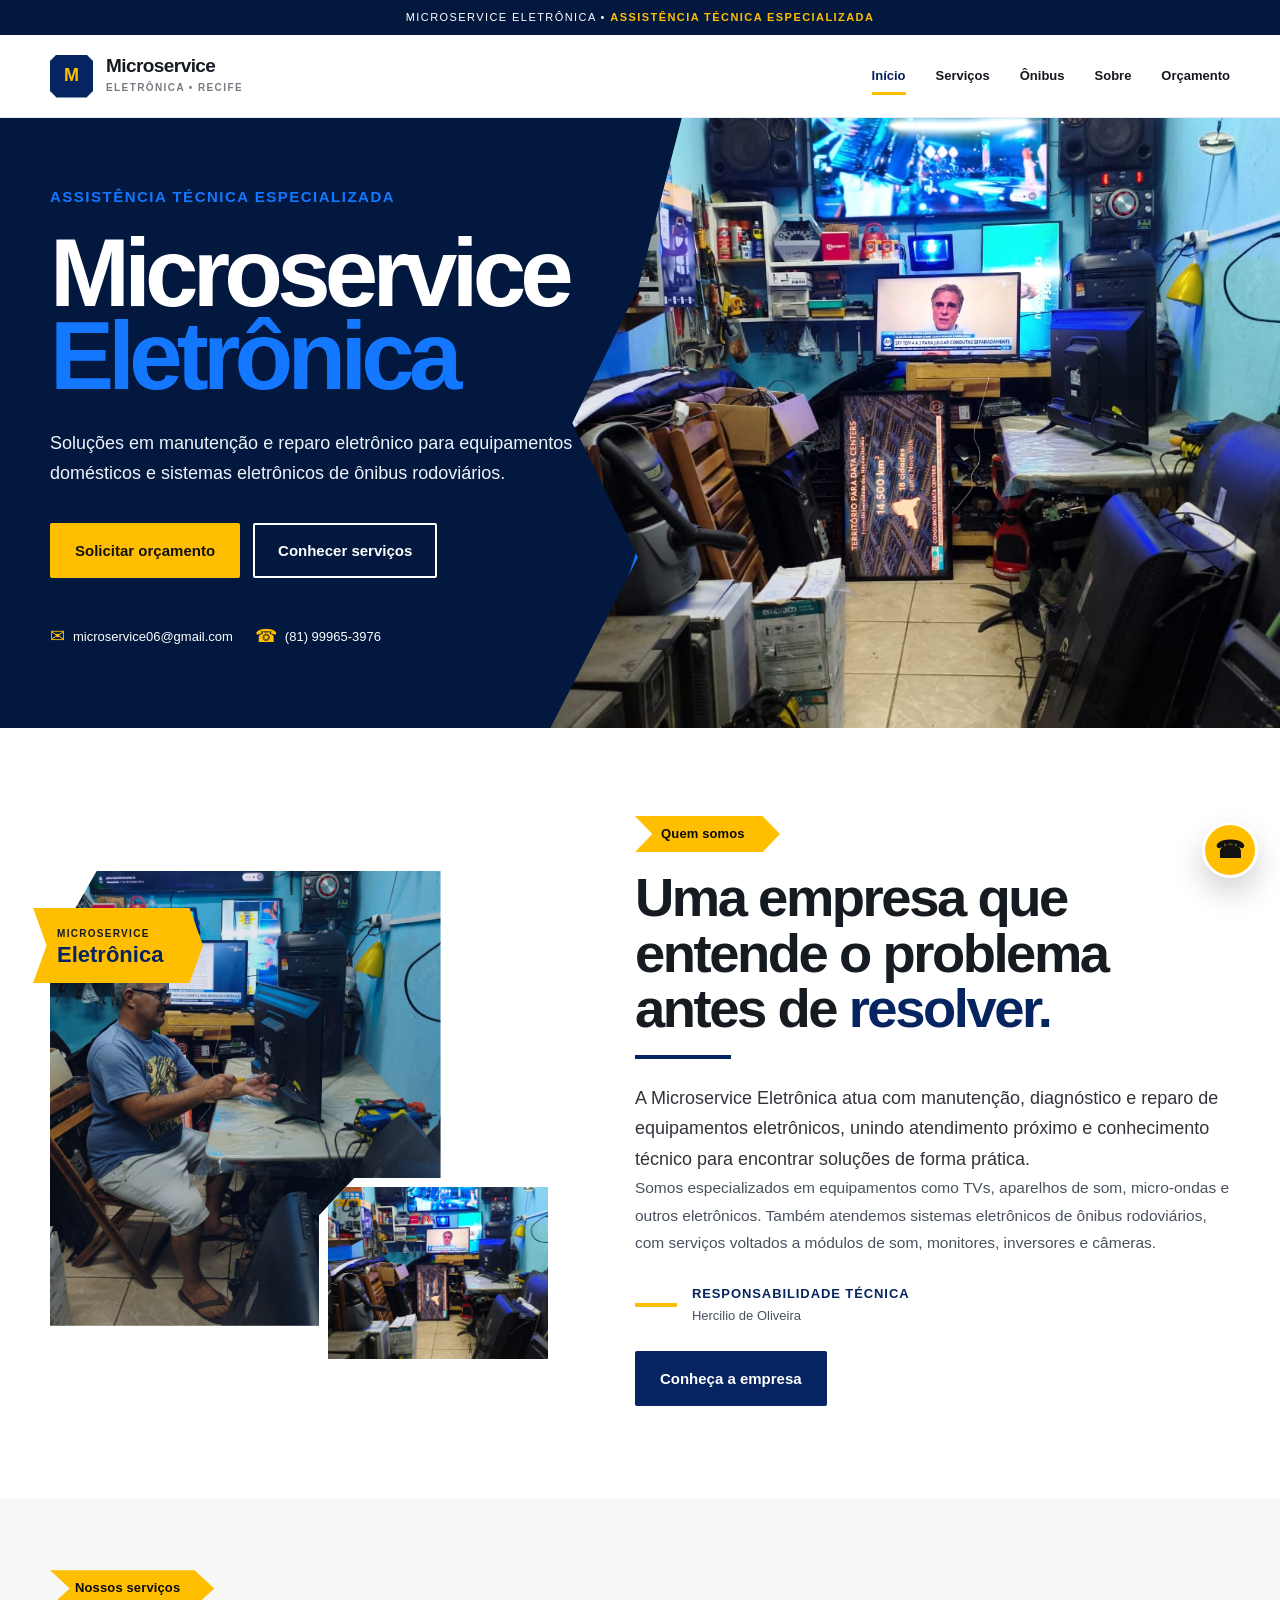
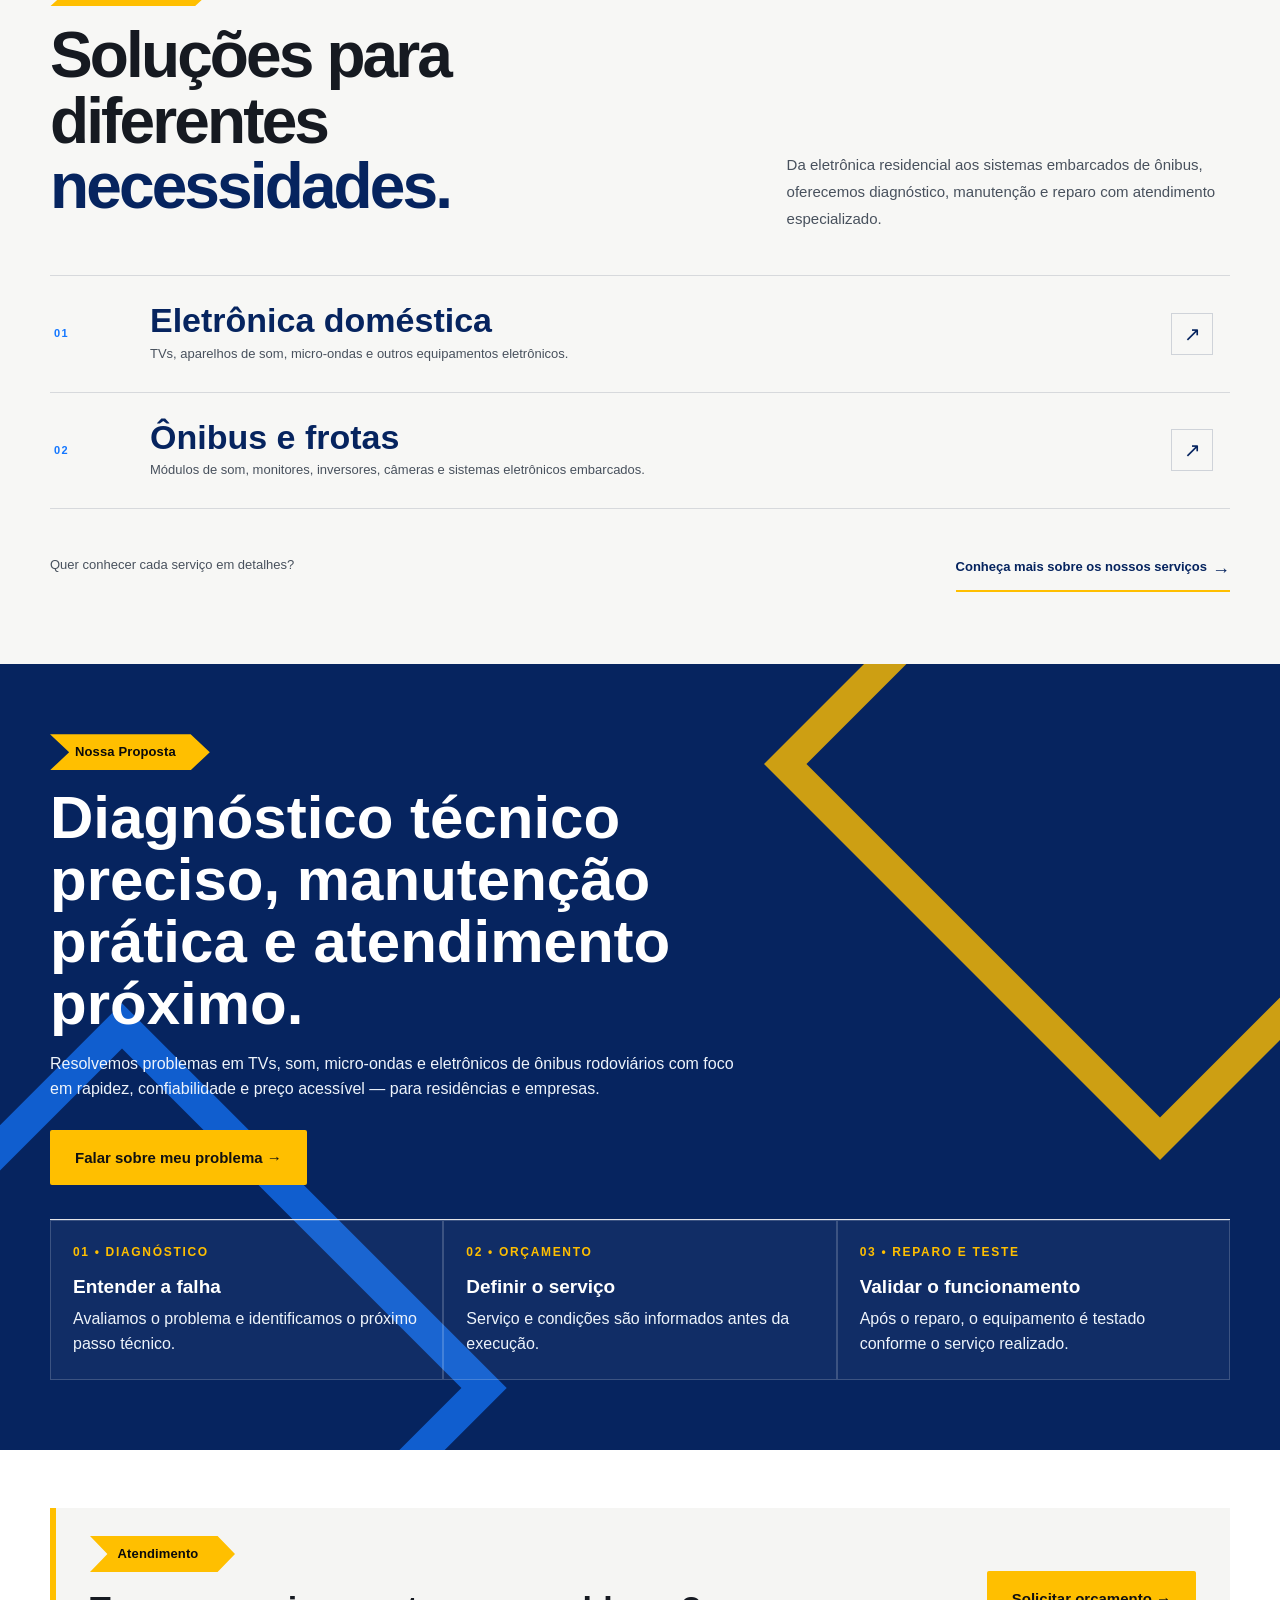
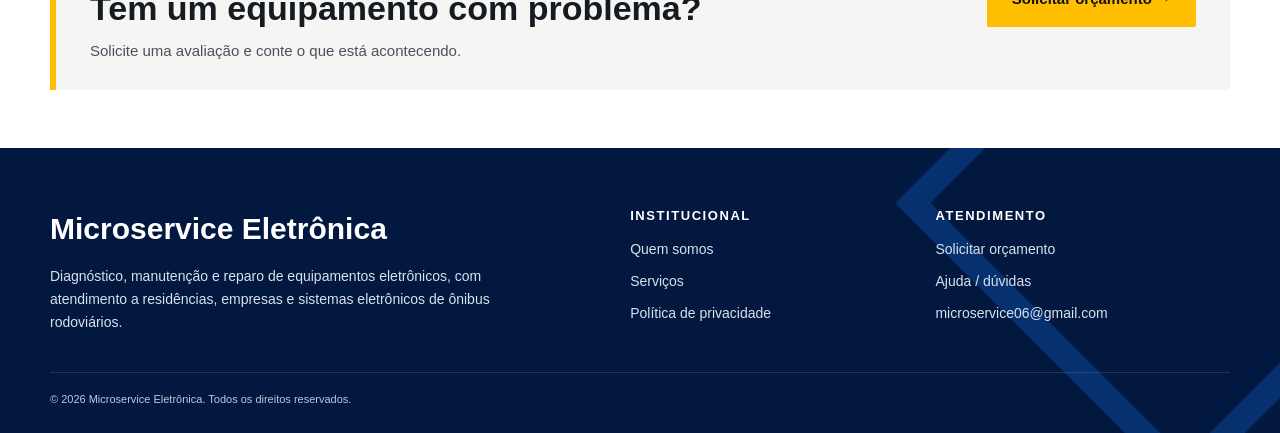
<file: index.html>
<!DOCTYPE html>
<html lang="pt-BR">
<head>
<meta charset="utf-8"><meta name="viewport" content="width=device-width,initial-scale=1">
<meta name="description" content="Microservice Eletrônica — assistência técnica especializada em eletrônica residencial e embarcada.">
<meta name="theme-color" content="#08265f">
<title>Início | Microservice Eletrônica</title>
<link rel="icon" href="assets/microservice-icon.svg" type="image/svg+xml">
<link rel="stylesheet" href="style.css">
</head>
<body>
<div class="topline">Microservice Eletrônica • <b>Assistência Técnica Especializada</b></div>
<header><div class="container nav">
<a class="brand" href="index.html" aria-label="Microservice Eletrônica"><div class="brand-mark">M</div><div class="brand-text"><strong>Microservice</strong><span>Eletrônica • Recife</span></div></a>
<nav class="menu"><a class="active" href="index.html">Início</a><a href="servicos.html">Serviços</a><a href="onibus.html">Ônibus</a><a href="sobre.html">Sobre</a><a href="orcamento.html">Orçamento</a></nav>
<button class="hamb" onclick="toggleMenu()" aria-label="Abrir menu" aria-expanded="false">☰</button>
</div></header>

<main>
<section class="hero hero-compact">
  <img class="hero-photo" src="assets/bancada.jpeg" alt="Bancada de manutenção da Microservice Eletrônica">
  <div class="container hero-inner">
    <div class="hero-copy reveal">
      <span class="eyebrow">Assistência Técnica Especializada</span>
      <h1>Microservice <span>Eletrônica</span></h1>
      <p class="lead">Soluções em manutenção e reparo eletrônico para equipamentos domésticos e sistemas eletrônicos de ônibus rodoviários.</p>
      <div class="actions"><a class="btn btn-primary" href="orcamento.html">Solicitar orçamento</a><a class="btn btn-outline" href="servicos.html">Conhecer serviços</a></div>
      <div class="hero-contact"><span><i>✉</i> microservice06@gmail.com</span><span><i>☎</i> (81) 99965-3976</span></div>
    </div>
  </div>
</section>

<section class="section home-company-section">
  <div class="container home-company-grid">
    <div class="home-company-visual reveal">
      <div class="company-photo-main"><img src="assets/hercilio.jpeg" alt="Hercilio de Oliveira, responsável técnico da Microservice Eletrônica"></div>
      <div class="company-photo-detail"><img src="assets/bancada.jpeg" alt="Bancada da oficina da Microservice Eletrônica"></div>
      <div class="company-badge"><span>MICROSERVICE</span><strong>Eletrônica</strong></div>
    </div>
    <div class="home-company-copy reveal">
      <span class="kicker">Quem somos</span>
      <h2 class="section-title">Uma empresa que entende o problema antes de <span>resolver.</span></h2>
      <div class="rule"></div>
      <p class="company-intro">A Microservice Eletrônica atua com manutenção, diagnóstico e reparo de equipamentos eletrônicos, unindo atendimento próximo e conhecimento técnico para encontrar soluções de forma prática.</p>
      <p>Somos especializados em equipamentos como TVs, aparelhos de som, micro-ondas e outros eletrônicos. Também atendemos sistemas eletrônicos de ônibus rodoviários, com serviços voltados a módulos de som, monitores, inversores e câmeras.</p>
      <div class="company-responsibility"><div class="responsibility-line"></div><div><strong>Responsabilidade técnica</strong><span>Hercilio de Oliveira</span></div></div>
      <a class="btn btn-navy company-button" href="sobre.html">Conheça a empresa</a>
    </div>
  </div>
</section>

<section class="section soft section-compact home-services-editorial">
  <div class="container">
    <div class="editorial-services-head reveal">
      <div>
        <span class="kicker">Nossos serviços</span>
        <h2 class="section-title">Soluções para diferentes <span>necessidades.</span></h2>
      </div>
      <p>Da eletrônica residencial aos sistemas embarcados de ônibus, oferecemos diagnóstico, manutenção e reparo com atendimento especializado.</p>
    </div>

    <div class="editorial-service-list">
      <a class="editorial-service-row reveal" href="servicos.html#domestica">
        <span class="editorial-service-index">01</span>
        <div class="editorial-service-main">
          <h3>Eletrônica doméstica</h3>
          <p>TVs, aparelhos de som, micro-ondas e outros equipamentos eletrônicos.</p>
        </div>
        <span class="editorial-arrow">↗</span>
      </a>
      <a class="editorial-service-row reveal" href="onibus.html#frota">
        <span class="editorial-service-index">02</span>
        <div class="editorial-service-main">
          <h3>Ônibus e frotas</h3>
          <p>Módulos de som, monitores, inversores, câmeras e sistemas eletrônicos embarcados.</p>
        </div>
        <span class="editorial-arrow">↗</span>
      </a>
    </div>

    <div class="editorial-services-footer reveal">
      <p>Quer conhecer cada serviço em detalhes?</p>
      <a class="text-link" href="servicos.html">Conheça mais sobre os nossos serviços <span>→</span></a>
    </div>
  </div>
</section>

<section class="service-band service-band-compact">
  <div class="container">
    <span class="kicker">Nossa Proposta</span>
    <h2>Diagnóstico técnico preciso, manutenção prática e atendimento próximo.</h2>
    <p>Resolvemos problemas em TVs, som, micro-ondas e eletrônicos de ônibus rodoviários com foco em rapidez, confiabilidade e preço acessível — para residências e empresas.</p>
    <a class="btn btn-primary" href="orcamento.html">Falar sobre meu problema →</a>
    <div class="process process-compact">
      <div class="step"><b>01 • Diagnóstico</b><h3>Entender a falha</h3><p>Avaliamos o problema e identificamos o próximo passo técnico.</p></div>
      <div class="step"><b>02 • Orçamento</b><h3>Definir o serviço</h3><p>Serviço e condições são informados antes da execução.</p></div>
      <div class="step"><b>03 • Reparo e teste</b><h3>Validar o funcionamento</h3><p>Após o reparo, o equipamento é testado conforme o serviço realizado.</p></div>
    </div>
  </div>
</section>

<section class="section section-compact home-final-cta">
  <div class="container final-cta-inner reveal"><div><span class="kicker">Atendimento</span><h2>Tem um equipamento com problema?</h2><p>Solicite uma avaliação e conte o que está acontecendo.</p></div><a class="btn btn-primary" href="orcamento.html">Solicitar orçamento →</a></div>
</section>
</main>

<footer class="footer"><div class="container"><div class="footer-grid">
<div><h3>Microservice Eletrônica</h3><p style="margin-top:12px;max-width:460px">Diagnóstico, manutenção e reparo de equipamentos eletrônicos, com atendimento a residências, empresas e sistemas eletrônicos de ônibus rodoviários.</p></div>
<div><h4>Institucional</h4><div class="footer-links" style="margin-top:12px"><a href="sobre.html">Quem somos</a><a href="servicos.html">Serviços</a><a href="politicas.html">Política de privacidade</a></div></div>
<div><h4>Atendimento</h4><div class="footer-links" style="margin-top:12px"><a href="orcamento.html">Solicitar orçamento</a><a href="ajuda.html">Ajuda / dúvidas</a><a href="mailto:microservice06@gmail.com">microservice06@gmail.com</a></div></div>
</div><div class="copyright">© 2026 Microservice Eletrônica. Todos os direitos reservados.</div></div></footer>
<a class="whatsapp-float" href="https://wa.me/5581999653976" target="_blank" rel="noopener" aria-label="Falar com a Microservice pelo WhatsApp">☎</a>
<script src="script.js"></script>
</body></html>
</file>
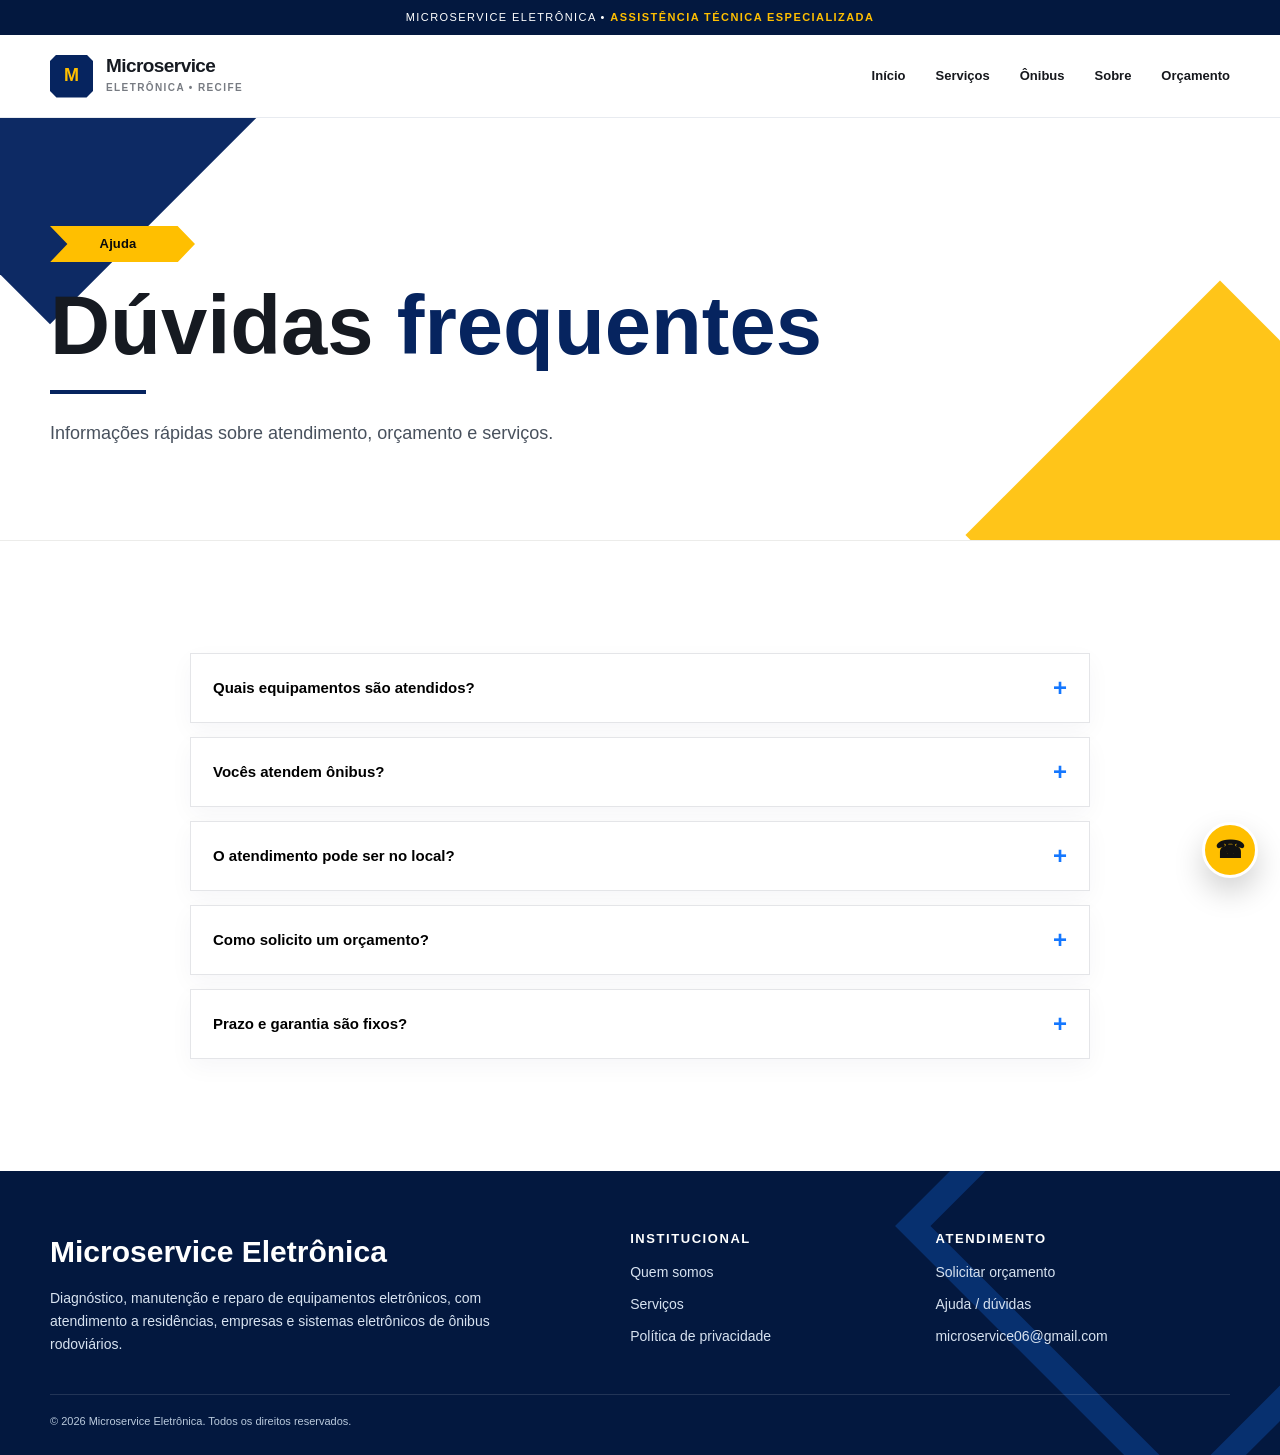
<file: ajuda.html>
<!DOCTYPE html>
<html lang="pt-BR">
<head>
<meta charset="utf-8"><meta name="viewport" content="width=device-width,initial-scale=1">
<meta name="description" content="Microservice Eletrônica — assistência técnica especializada em eletrônica residencial e embarcada.">
<meta name="theme-color" content="#08265f">
<title>Ajuda | Microservice Eletrônica</title>
<link rel="icon" href="assets/microservice-icon.svg" type="image/svg+xml">
<link rel="stylesheet" href="style.css">
</head>
<body>
<div class="topline">Microservice Eletrônica • <b>Assistência Técnica Especializada</b></div>
<header><div class="container nav">
<a class="brand" href="index.html" aria-label="Microservice Eletrônica">
<div class="brand-mark">M</div><div class="brand-text"><strong>Microservice</strong><span>Eletrônica • Recife</span></div>
</a>
<nav class="menu"><a class="" href="index.html">Início</a><a class="" href="servicos.html">Serviços</a><a class="" href="onibus.html">Ônibus</a><a class="" href="sobre.html">Sobre</a><a class="" href="orcamento.html">Orçamento</a></nav>
<button class="hamb" onclick="toggleMenu()" aria-label="Abrir menu" aria-expanded="false">☰</button>
</div></header>

<main><section class="page-hero"><div class="container reveal"><span class="kicker">Ajuda</span><h1>Dúvidas <span>frequentes</span></h1><div class="rule"></div><p>Informações rápidas sobre atendimento, orçamento e serviços.</p></div></section>
<section class="section"><div class="container" style="max-width:900px"><div class="faq">
<div class="faq-item"><button class="faq-question">Quais equipamentos são atendidos? <span>+</span></button><div class="faq-answer"><p>A Microservice informa no material do projeto atendimento a TVs, aparelhos de som, micro-ondas e outros eletrônicos, além de sistemas eletrônicos de ônibus.</p></div></div>
<div class="faq-item"><button class="faq-question">Vocês atendem ônibus? <span>+</span></button><div class="faq-answer"><p>Sim. O serviço inclui módulos de som, monitores, inversores, câmeras e outros periféricos conforme escopo e disponibilidade técnica.</p></div></div>
<div class="faq-item"><button class="faq-question">O atendimento pode ser no local? <span>+</span></button><div class="faq-answer"><p>Sim. O projeto prevê atendimento a domicílio e para empresas de turismo, além do atendimento em oficina.</p></div></div>
<div class="faq-item"><button class="faq-question">Como solicito um orçamento? <span>+</span></button><div class="faq-answer"><p>Use a página de orçamento e contato para enviar os dados do equipamento e descrever o defeito ou necessidade.</p></div></div>
<div class="faq-item"><button class="faq-question">Prazo e garantia são fixos? <span>+</span></button><div class="faq-answer"><p>Não. Prazo, deslocamento, peças e garantia são definidos conforme o serviço e confirmados no orçamento.</p></div></div>
</div></div></section></main>
<footer class="footer"><div class="container">
<div class="footer-grid">
<div><h3>Microservice Eletrônica</h3><p style="margin-top:12px;max-width:460px">Diagnóstico, manutenção e reparo de equipamentos eletrônicos, com atendimento a residências, empresas e sistemas eletrônicos de ônibus rodoviários.</p></div>
<div><h4>Institucional</h4><div class="footer-links" style="margin-top:12px"><a href="sobre.html">Quem somos</a><a href="servicos.html">Serviços</a><a href="politicas.html">Política de privacidade</a></div></div>
<div><h4>Atendimento</h4><div class="footer-links" style="margin-top:12px"><a href="orcamento.html">Solicitar orçamento</a><a href="ajuda.html">Ajuda / dúvidas</a><a href="mailto:microservice06@gmail.com">microservice06@gmail.com</a></div></div>
</div>
<div class="copyright">© 2026 Microservice Eletrônica. Todos os direitos reservados.</div>
</div></footer>
<a class="whatsapp-float" href="https://wa.me/5581999653976" target="_blank" rel="noopener" aria-label="Falar com a Microservice pelo WhatsApp">☎</a>
<script src="script.js"></script>
</body></html>
</file>
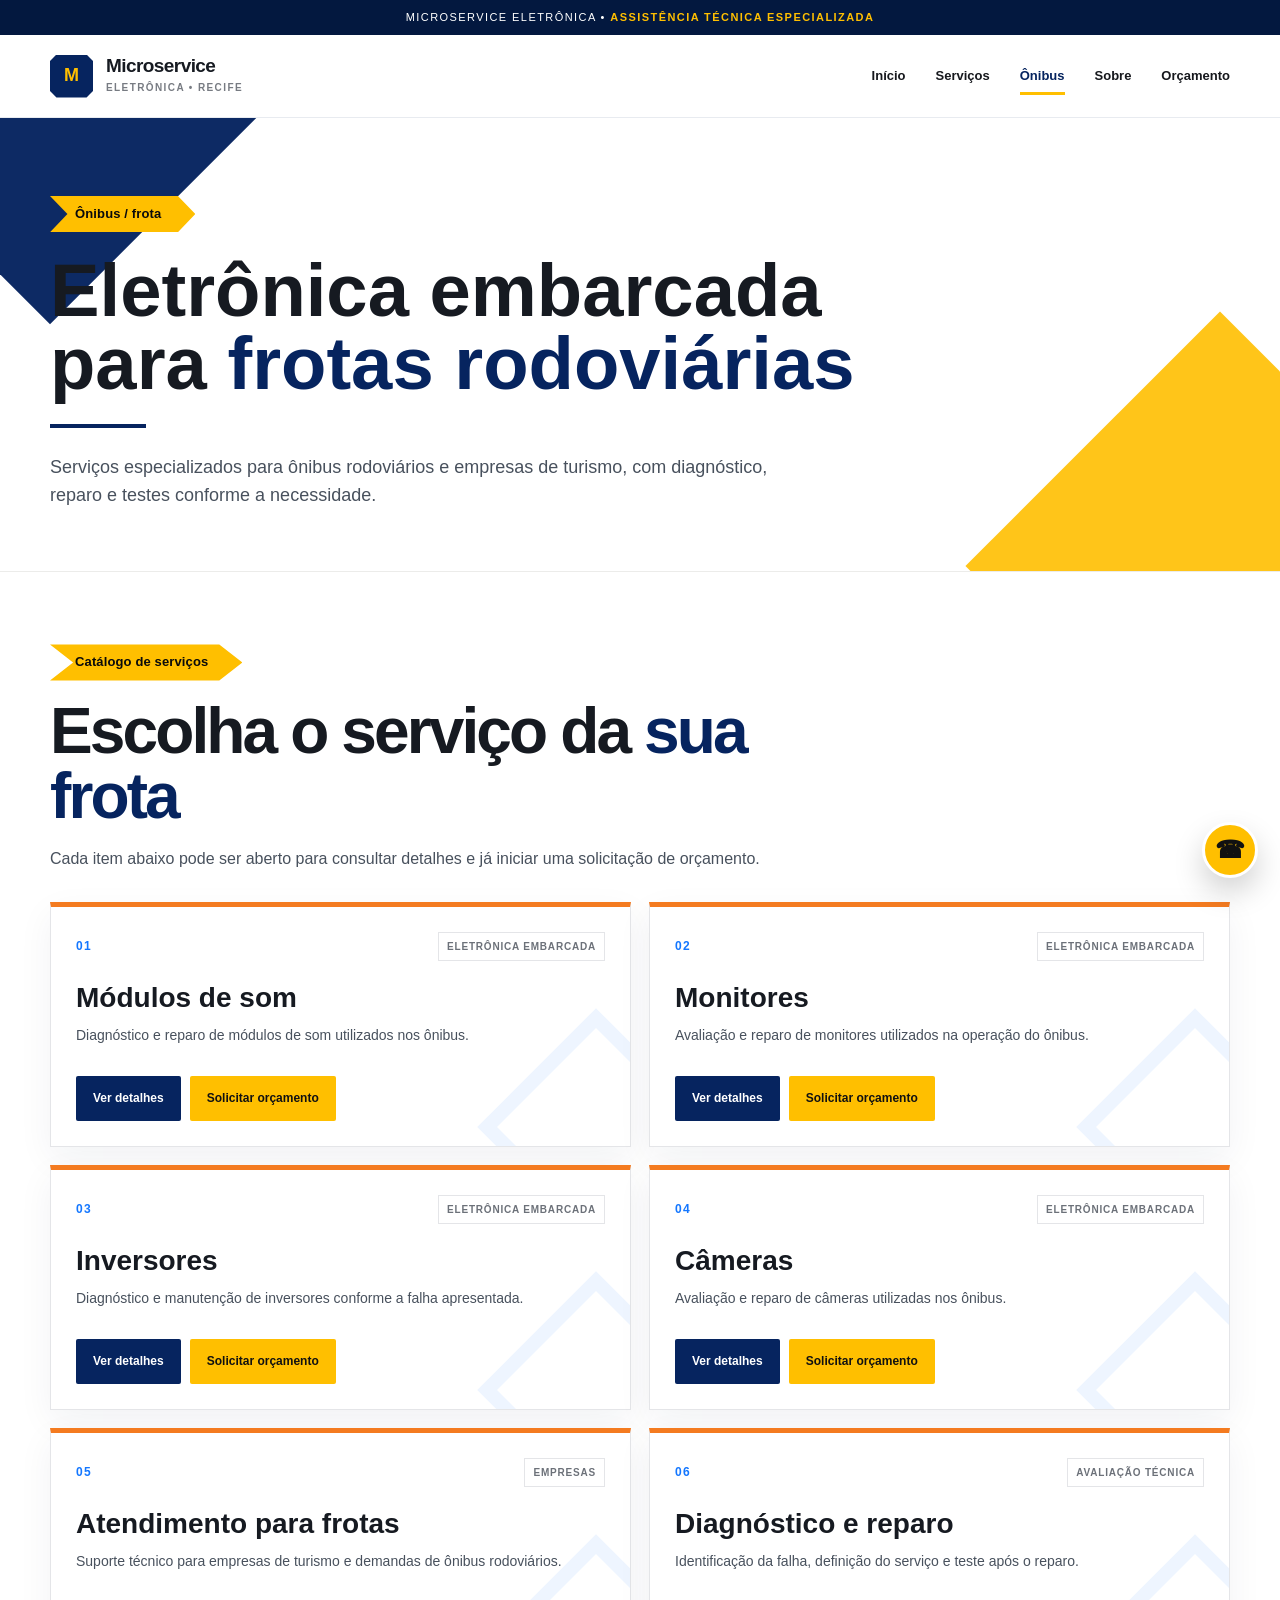
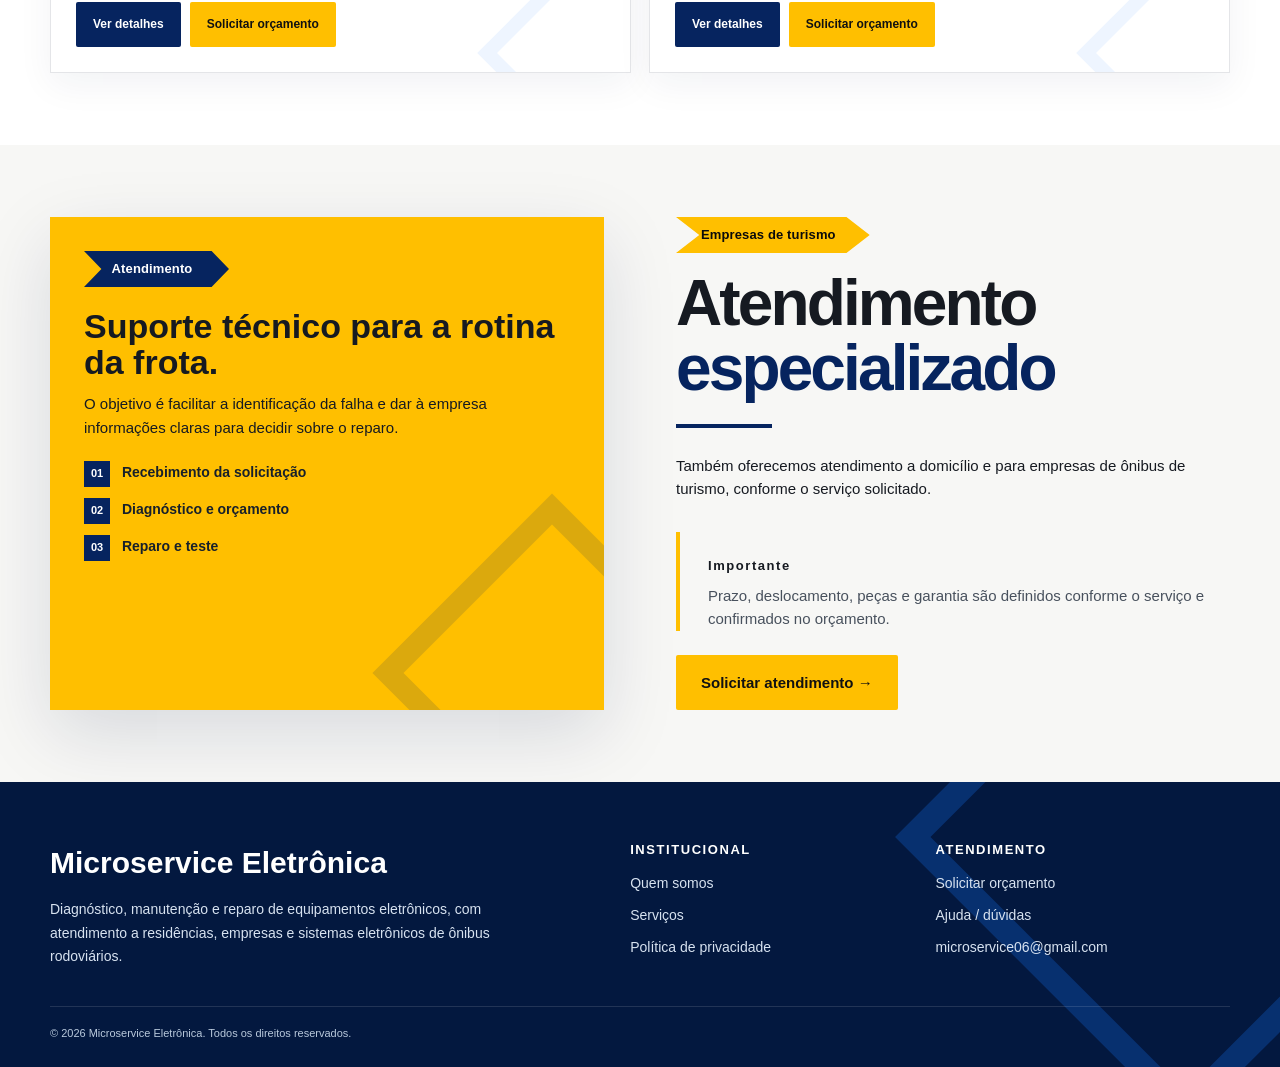
<file: onibus.html>
<!DOCTYPE html>
<html lang="pt-BR">
<head>
<meta charset="utf-8"><meta name="viewport" content="width=device-width,initial-scale=1">
<meta name="description" content="Serviços de eletrônica embarcada para ônibus rodoviários e empresas de turismo."><meta name="theme-color" content="#08265f"><title>Ônibus e Frotas | Microservice Eletrônica</title>
<link rel="icon" href="assets/microservice-icon.svg" type="image/svg+xml"><link rel="stylesheet" href="style.css">
</head>
<body>
<div class="topline">Microservice Eletrônica • <b>Assistência Técnica Especializada</b></div>
<header><div class="container nav"><a class="brand" href="index.html" aria-label="Microservice Eletrônica"><div class="brand-mark">M</div><div class="brand-text"><strong>Microservice</strong><span>Eletrônica • Recife</span></div></a><nav class="menu"><a href="index.html">Início</a><a href="servicos.html">Serviços</a><a class="active" href="onibus.html">Ônibus</a><a href="sobre.html">Sobre</a><a href="orcamento.html">Orçamento</a></nav><button class="hamb" onclick="toggleMenu()" aria-label="Abrir menu" aria-expanded="false">☰</button></div></header>
<main>
<section class="page-hero page-hero-compact"><div class="container reveal"><span class="kicker">Ônibus / frota</span><h1>Eletrônica embarcada para <span>frotas rodoviárias</span></h1><div class="rule"></div><p>Serviços especializados para ônibus rodoviários e empresas de turismo, com diagnóstico, reparo e testes conforme a necessidade.</p></div></section>
<section class="section section-compact" id="frota"><div class="container"><div class="section-head compact-head reveal"><span class="kicker">Catálogo de serviços</span><h2 class="section-title">Escolha o serviço da <span>sua frota</span></h2><p>Cada item abaixo pode ser aberto para consultar detalhes e já iniciar uma solicitação de orçamento.</p></div>
<div class="catalog-grid bus-catalog">
<article class="catalog-card reveal" data-service="Módulos de som" data-details="Serviço especializado para módulos de som utilizados em ônibus rodoviários. A proposta é identificar a falha apresentada, realizar o diagnóstico e definir o reparo possível. O atendimento e os testes são feitos conforme o serviço solicitado."><div class="catalog-top"><span>01</span><span class="catalog-tag">Eletrônica embarcada</span></div><h3>Módulos de som</h3><p>Diagnóstico e reparo de módulos de som utilizados nos ônibus.</p><div class="catalog-actions"><button class="btn btn-navy service-details" type="button">Ver detalhes</button><a class="btn btn-yellow" href="orcamento.html?servico=Modulos%20de%20som">Solicitar orçamento</a></div></article>
<article class="catalog-card reveal" data-service="Monitores" data-details="Atendimento para monitores instalados em ônibus rodoviários. O serviço parte da identificação do problema relatado, seguido de avaliação e diagnóstico. Depois da análise, é definido o reparo ou a orientação adequada para o equipamento."><div class="catalog-top"><span>02</span><span class="catalog-tag">Eletrônica embarcada</span></div><h3>Monitores</h3><p>Avaliação e reparo de monitores utilizados na operação do ônibus.</p><div class="catalog-actions"><button class="btn btn-navy service-details" type="button">Ver detalhes</button><a class="btn btn-yellow" href="orcamento.html?servico=Monitores">Solicitar orçamento</a></div></article>
<article class="catalog-card reveal" data-service="Inversores" data-details="Serviço voltado aos inversores utilizados nos sistemas eletrônicos do ônibus. A equipe avalia o problema apresentado e verifica a possibilidade de reparo. O orçamento e as condições do serviço são definidos após a avaliação técnica."><div class="catalog-top"><span>03</span><span class="catalog-tag">Eletrônica embarcada</span></div><h3>Inversores</h3><p>Diagnóstico e manutenção de inversores conforme a falha apresentada.</p><div class="catalog-actions"><button class="btn btn-navy service-details" type="button">Ver detalhes</button><a class="btn btn-yellow" href="orcamento.html?servico=Inversores">Solicitar orçamento</a></div></article>
<article class="catalog-card reveal" data-service="Câmeras" data-details="Atendimento para câmeras presentes nos sistemas eletrônicos de ônibus. A avaliação busca identificar o problema informado e definir a possibilidade de reparo. O serviço é realizado conforme o diagnóstico e as condições apresentadas no orçamento."><div class="catalog-top"><span>04</span><span class="catalog-tag">Eletrônica embarcada</span></div><h3>Câmeras</h3><p>Avaliação e reparo de câmeras utilizadas nos ônibus.</p><div class="catalog-actions"><button class="btn btn-navy service-details" type="button">Ver detalhes</button><a class="btn btn-yellow" href="orcamento.html?servico=Cameras">Solicitar orçamento</a></div></article>
<article class="catalog-card reveal" data-service="Atendimento para frotas" data-details="Atendimento voltado a empresas de turismo e frotas de ônibus. A equipe pode receber a solicitação, entender quais equipamentos apresentam problema e orientar sobre o próximo passo. Deslocamento, prazo, peças e demais condições são definidos conforme o serviço e confirmados no orçamento."><div class="catalog-top"><span>05</span><span class="catalog-tag">Empresas</span></div><h3>Atendimento para frotas</h3><p>Suporte técnico para empresas de turismo e demandas de ônibus rodoviários.</p><div class="catalog-actions"><button class="btn btn-navy service-details" type="button">Ver detalhes</button><a class="btn btn-yellow" href="orcamento.html?servico=Atendimento%20para%20frotas">Solicitar orçamento</a></div></article>
<article class="catalog-card reveal" data-service="Diagnóstico e reparo" data-details="Quando a falha não estiver clara, o primeiro passo é o diagnóstico. A Microservice avalia o equipamento ou sistema informado, identifica o problema possível e define o serviço necessário. A execução é feita após a apresentação das condições do atendimento."><div class="catalog-top"><span>06</span><span class="catalog-tag">Avaliação técnica</span></div><h3>Diagnóstico e reparo</h3><p>Identificação da falha, definição do serviço e teste após o reparo.</p><div class="catalog-actions"><button class="btn btn-navy service-details" type="button">Ver detalhes</button><a class="btn btn-yellow" href="orcamento.html?servico=Diagnostico%20e%20reparo">Solicitar orçamento</a></div></article>
</div></div></section>
<section class="section soft section-compact"><div class="container grid-2 bus-support"><div class="highlight reveal"><span class="kicker" style="background:var(--navy);color:#fff">Atendimento</span><h3>Suporte técnico para a rotina da frota.</h3><p>O objetivo é facilitar a identificação da falha e dar à empresa informações claras para decidir sobre o reparo.</p><div class="support-list"><div><b>01</b> Recebimento da solicitação</div><div><b>02</b> Diagnóstico e orçamento</div><div><b>03</b> Reparo e teste</div></div></div><div class="reveal"><span class="kicker">Empresas de turismo</span><h2 class="section-title">Atendimento <span>especializado</span></h2><div class="rule"></div><p>Também oferecemos atendimento a domicílio e para empresas de ônibus de turismo, conforme o serviço solicitado.</p><div class="quote"><strong>Importante</strong><p>Prazo, deslocamento, peças e garantia são definidos conforme o serviço e confirmados no orçamento.</p></div><a class="btn btn-primary" href="orcamento.html?servico=Atendimento%20para%20frotas">Solicitar atendimento →</a></div></div></section>
</main>
<footer class="footer"><div class="container"><div class="footer-grid"><div><h3>Microservice Eletrônica</h3><p style="margin-top:12px;max-width:460px">Diagnóstico, manutenção e reparo de equipamentos eletrônicos, com atendimento a residências, empresas e sistemas eletrônicos de ônibus rodoviários.</p></div><div><h4>Institucional</h4><div class="footer-links" style="margin-top:12px"><a href="sobre.html">Quem somos</a><a href="servicos.html">Serviços</a><a href="politicas.html">Política de privacidade</a></div></div><div><h4>Atendimento</h4><div class="footer-links" style="margin-top:12px"><a href="orcamento.html">Solicitar orçamento</a><a href="ajuda.html">Ajuda / dúvidas</a><a href="mailto:microservice06@gmail.com">microservice06@gmail.com</a></div></div></div><div class="copyright">© 2026 Microservice Eletrônica. Todos os direitos reservados.</div></div></footer>
<div class="modal" id="serviceModal" aria-hidden="true"><div class="modal-backdrop" data-close-modal></div><div class="modal-dialog" role="dialog" aria-modal="true" aria-labelledby="modalTitle"><button class="modal-close" type="button" data-close-modal aria-label="Fechar">×</button><span class="kicker">Detalhes do serviço</span><h2 id="modalTitle">Serviço</h2><div class="rule"></div><p id="modalText"></p><div class="modal-note"><strong>Próximo passo</strong><span>Se quiser solicitar uma avaliação, envie os detalhes do equipamento ou ônibus pelo formulário.</span></div><a id="modalQuote" class="btn btn-primary" href="orcamento.html">Solicitar orçamento →</a></div></div>
<a class="whatsapp-float" href="https://wa.me/5581999653976" target="_blank" rel="noopener" aria-label="Falar com a Microservice pelo WhatsApp">☎</a><script src="script.js"></script>
</body></html>
</file>
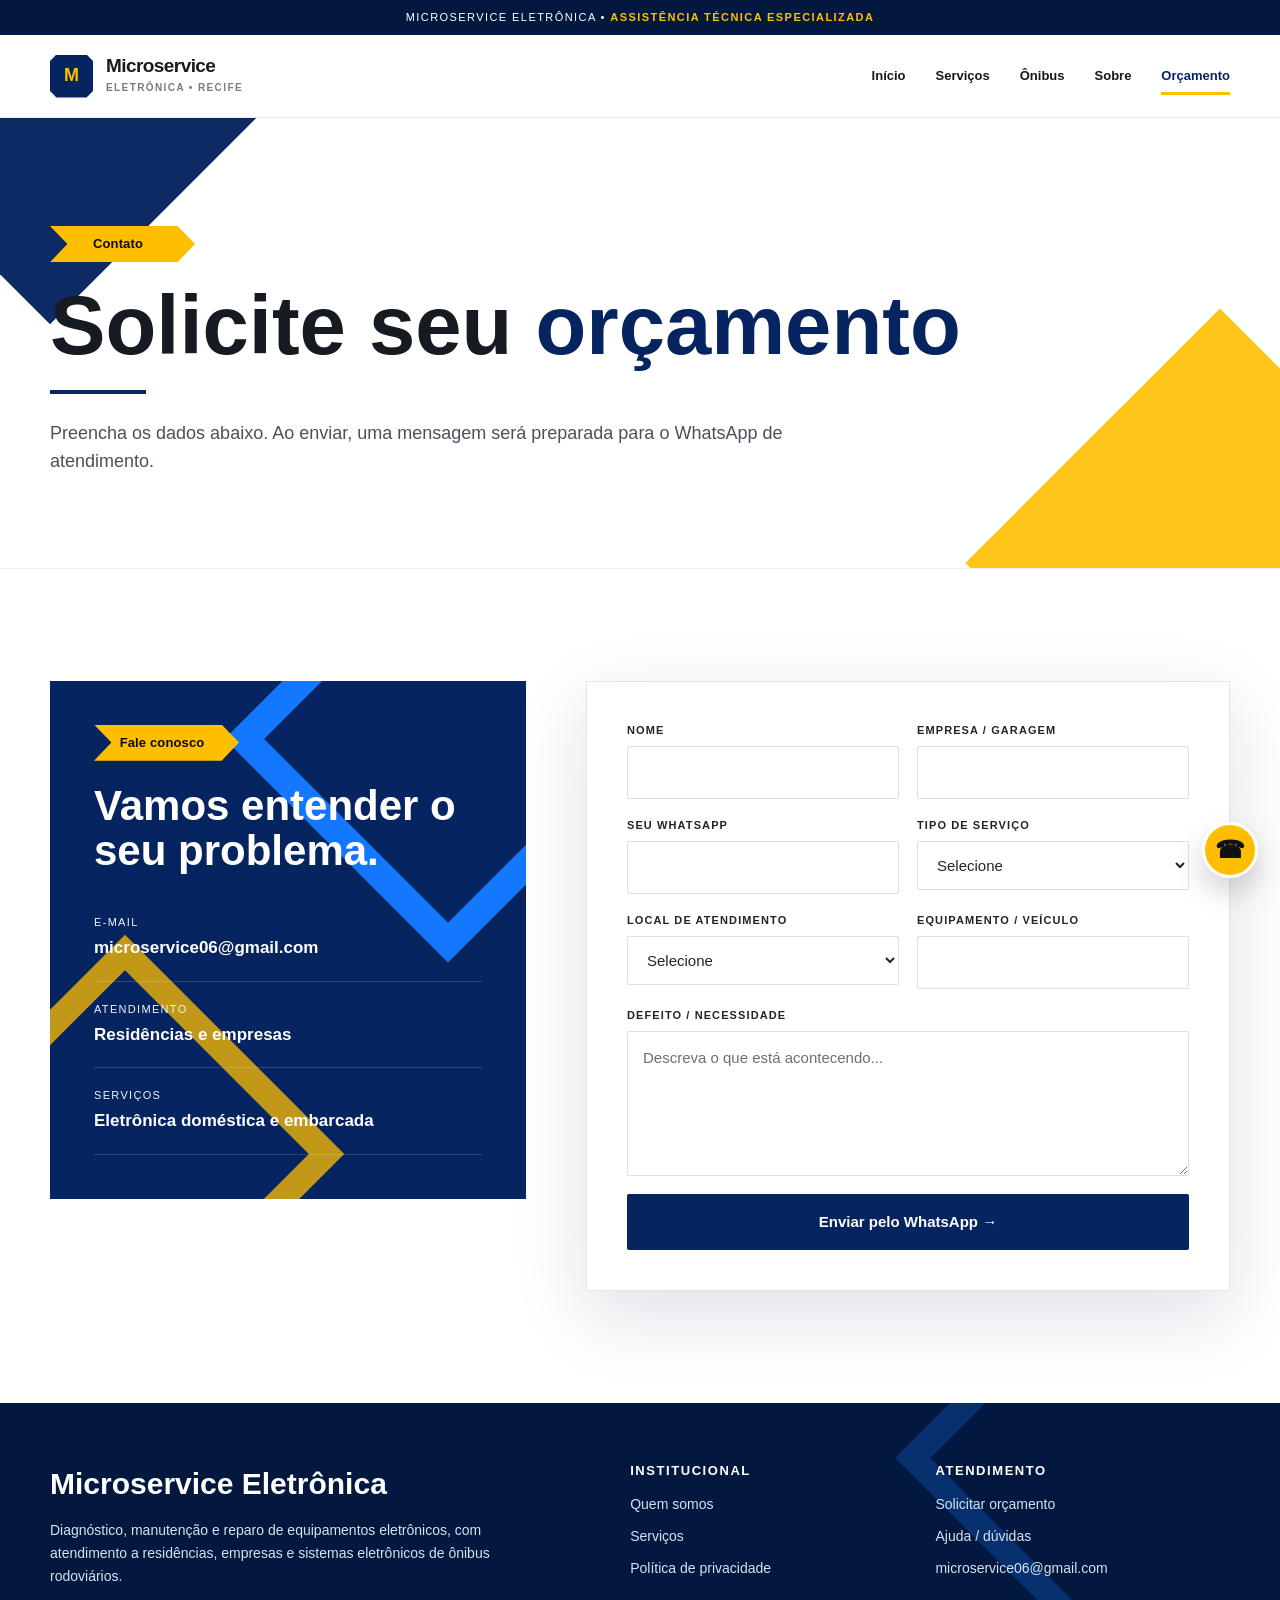
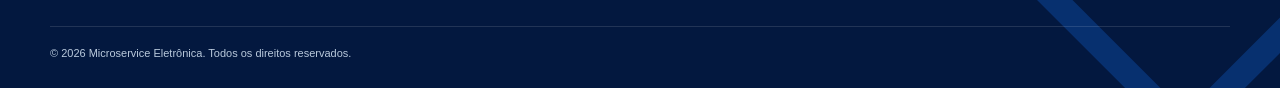
<file: orcamento.html>
<!DOCTYPE html>
<html lang="pt-BR">
<head>
<meta charset="utf-8"><meta name="viewport" content="width=device-width,initial-scale=1">
<meta name="description" content="Microservice Eletrônica — assistência técnica especializada em eletrônica residencial e embarcada.">
<meta name="theme-color" content="#08265f">
<title>Orçamento e contato | Microservice Eletrônica</title>
<link rel="icon" href="assets/microservice-icon.svg" type="image/svg+xml">
<link rel="stylesheet" href="style.css">
</head>
<body>
<div class="topline">Microservice Eletrônica • <b>Assistência Técnica Especializada</b></div>
<header><div class="container nav">
<a class="brand" href="index.html" aria-label="Microservice Eletrônica">
<div class="brand-mark">M</div><div class="brand-text"><strong>Microservice</strong><span>Eletrônica • Recife</span></div>
</a>
<nav class="menu"><a class="" href="index.html">Início</a><a class="" href="servicos.html">Serviços</a><a class="" href="onibus.html">Ônibus</a><a class="" href="sobre.html">Sobre</a><a class="active" href="orcamento.html">Orçamento</a></nav>
<button class="hamb" onclick="toggleMenu()" aria-label="Abrir menu" aria-expanded="false">☰</button>
</div></header>

<main>
<section class="page-hero"><div class="container reveal"><span class="kicker">Contato</span><h1>Solicite seu <span>orçamento</span></h1><div class="rule"></div><p>Preencha os dados abaixo. Ao enviar, uma mensagem será preparada para o WhatsApp de atendimento.</p></div></section>
<section class="section"><div class="container contact-grid">
<div class="contact-card reveal"><span class="kicker">Fale conosco</span><h2 style="font-size:42px;line-height:1.08;margin:22px 0">Vamos entender o seu problema.</h2>
<div class="contact-item"><small>E-mail</small><strong>microservice06@gmail.com</strong></div>
<div class="contact-item"><small>Atendimento</small><strong>Residências e empresas</strong></div>
<div class="contact-item"><small>Serviços</small><strong>Eletrônica doméstica e embarcada</strong></div>
</div>
<form class="form reveal" onsubmit="sendBudget(event)">
<div class="form-grid">
<div class="field"><label for="nome">Nome</label><input id="nome" required></div>
<div class="field"><label for="empresa">Empresa / garagem</label><input id="empresa"></div>
<div class="field"><label for="whatsapp">Seu WhatsApp</label><input id="whatsapp" type="tel"></div>
<div class="field"><label for="tipo">Tipo de serviço</label><select id="tipo" required><option value="">Selecione</option><option>Eletrônica doméstica</option><option>Eletrônica para ônibus</option><option>Diagnóstico / orçamento</option><option>Outro</option></select></div>
<div class="field"><label for="local">Local de atendimento</label><select id="local" required><option value="">Selecione</option><option>Oficina</option><option>Atendimento a domicílio</option><option>Garagem / empresa</option></select></div>
<div class="field"><label for="modelo">Equipamento / veículo</label><input id="modelo" required></div>
<div class="field full"><label for="defeito">Defeito / necessidade</label><textarea id="defeito" required placeholder="Descreva o que está acontecendo..."></textarea></div>
<div class="field full"><button class="btn btn-navy" type="submit">Enviar pelo WhatsApp →</button></div>
</div></form>
</div></section>
</main>
<footer class="footer"><div class="container">
<div class="footer-grid">
<div><h3>Microservice Eletrônica</h3><p style="margin-top:12px;max-width:460px">Diagnóstico, manutenção e reparo de equipamentos eletrônicos, com atendimento a residências, empresas e sistemas eletrônicos de ônibus rodoviários.</p></div>
<div><h4>Institucional</h4><div class="footer-links" style="margin-top:12px"><a href="sobre.html">Quem somos</a><a href="servicos.html">Serviços</a><a href="politicas.html">Política de privacidade</a></div></div>
<div><h4>Atendimento</h4><div class="footer-links" style="margin-top:12px"><a href="orcamento.html">Solicitar orçamento</a><a href="ajuda.html">Ajuda / dúvidas</a><a href="mailto:microservice06@gmail.com">microservice06@gmail.com</a></div></div>
</div>
<div class="copyright">© 2026 Microservice Eletrônica. Todos os direitos reservados.</div>
</div></footer>
<a class="whatsapp-float" href="https://wa.me/5581999653976" target="_blank" rel="noopener" aria-label="Falar com a Microservice pelo WhatsApp">☎</a>
<script src="script.js"></script><script>
const params=new URLSearchParams(location.search); const servico=params.get("servico"); if(servico){ const tipo=document.getElementById("tipo"); const modelo=document.getElementById("modelo"); if(tipo){ const opt=[...tipo.options].find(o=>o.textContent.toLowerCase().includes(servico.toLowerCase().slice(0,12))); if(opt) tipo.value=opt.value; else { const custom=document.createElement("option"); custom.textContent=servico; custom.value=servico; tipo.appendChild(custom); tipo.value=servico; } } if(modelo && !modelo.value) modelo.value=servico; }
</script>
</body></html>
</file>
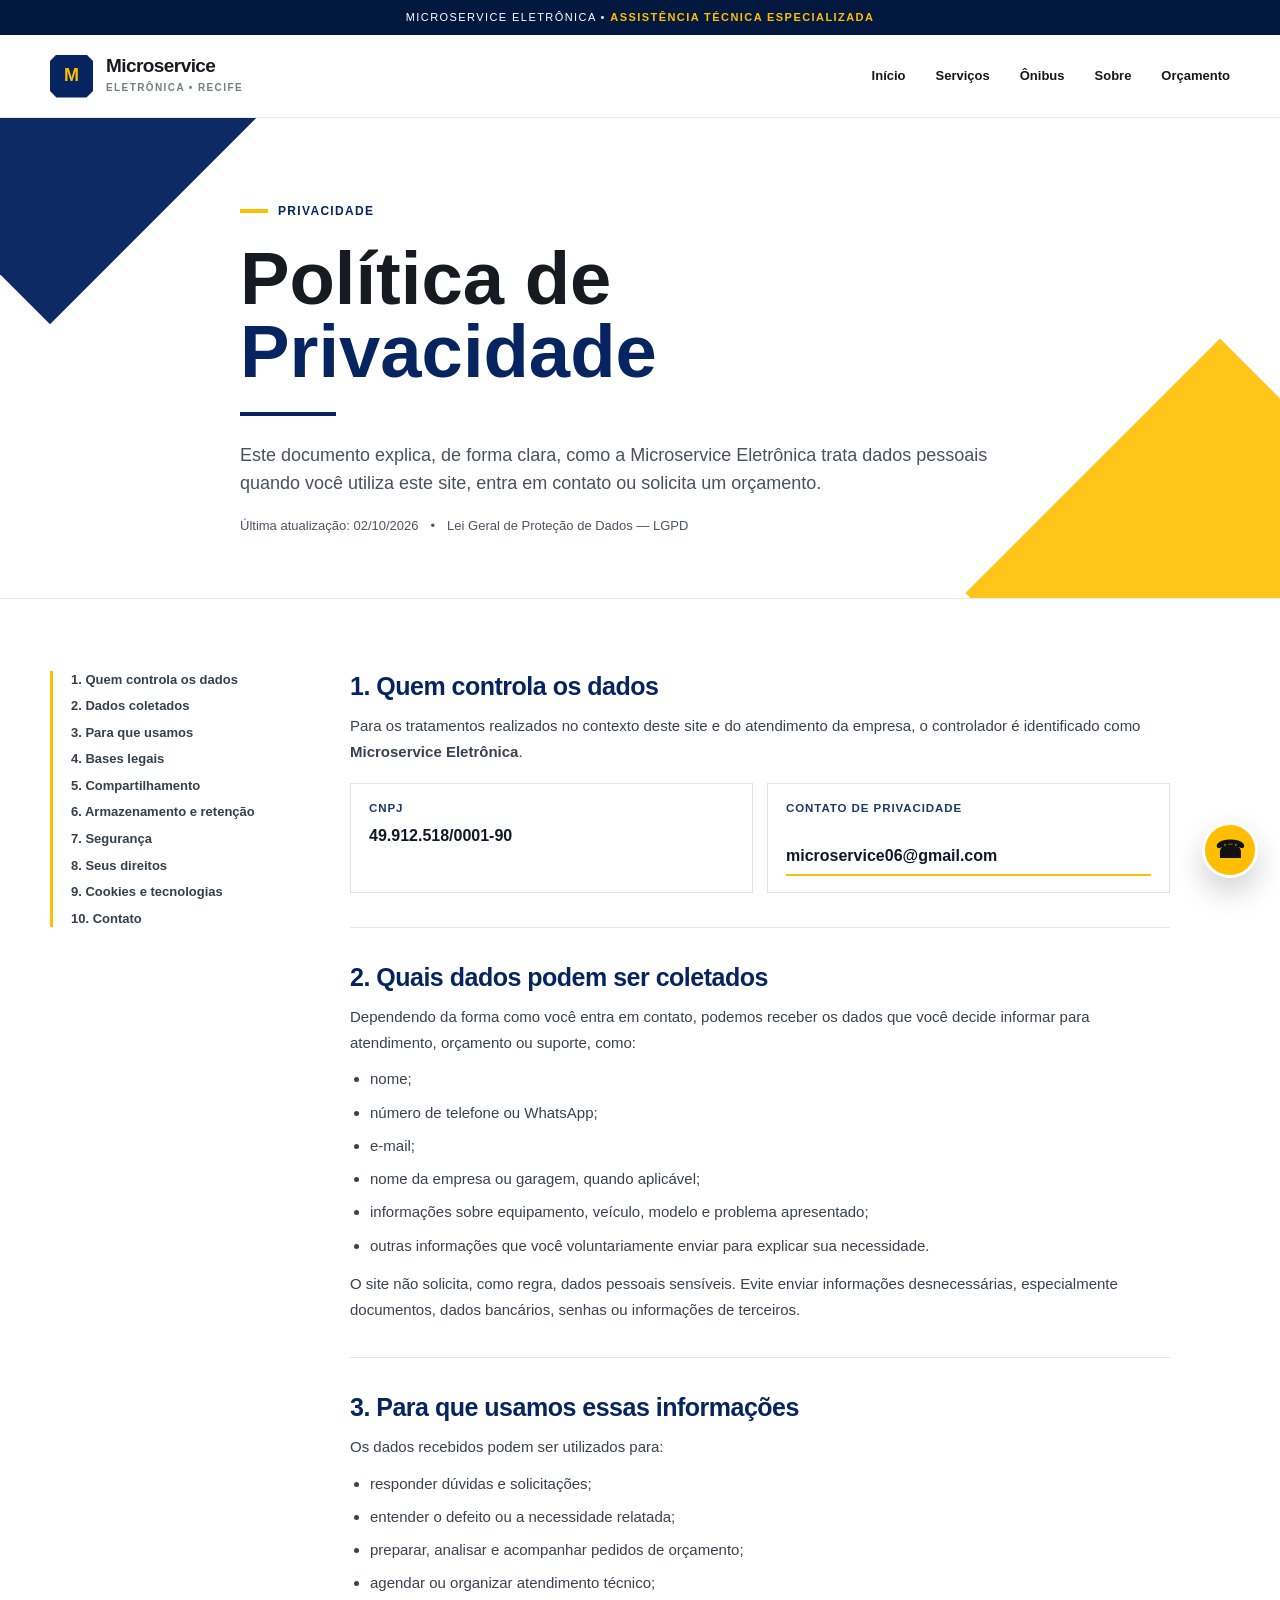
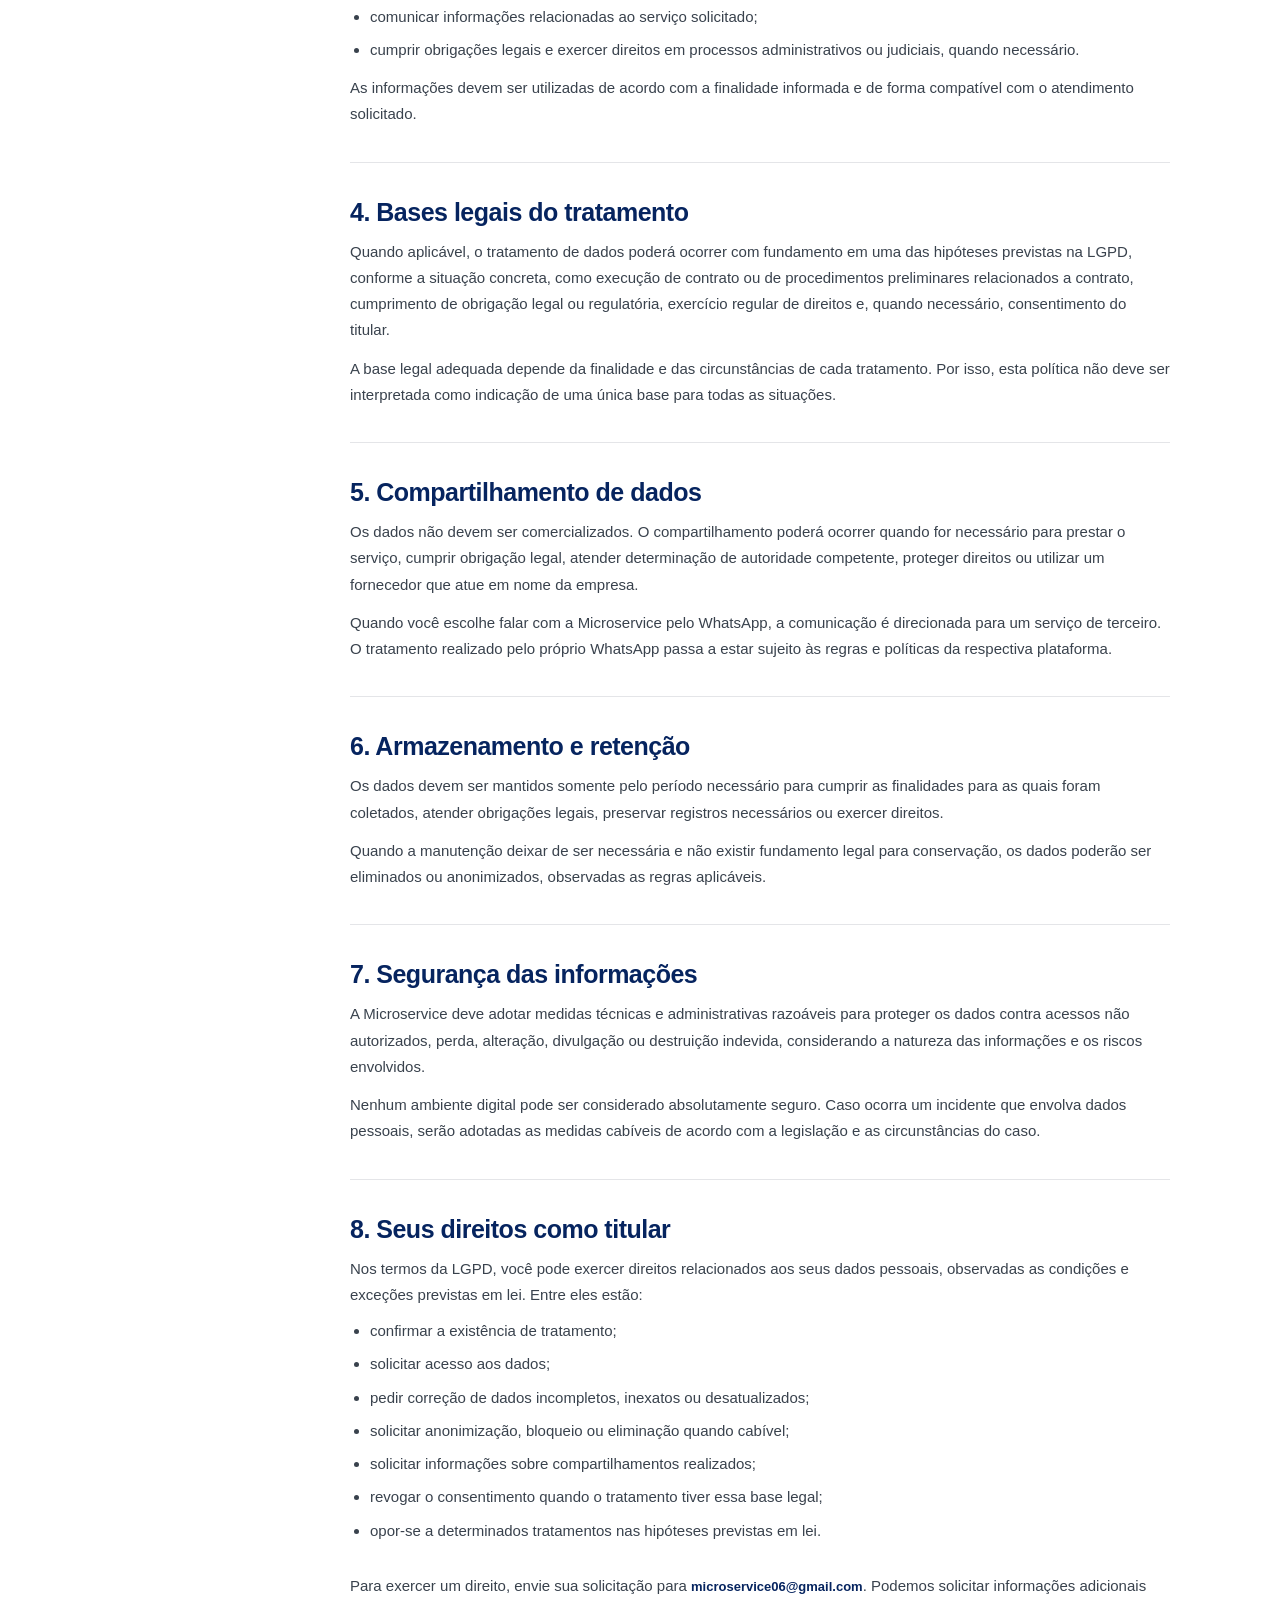
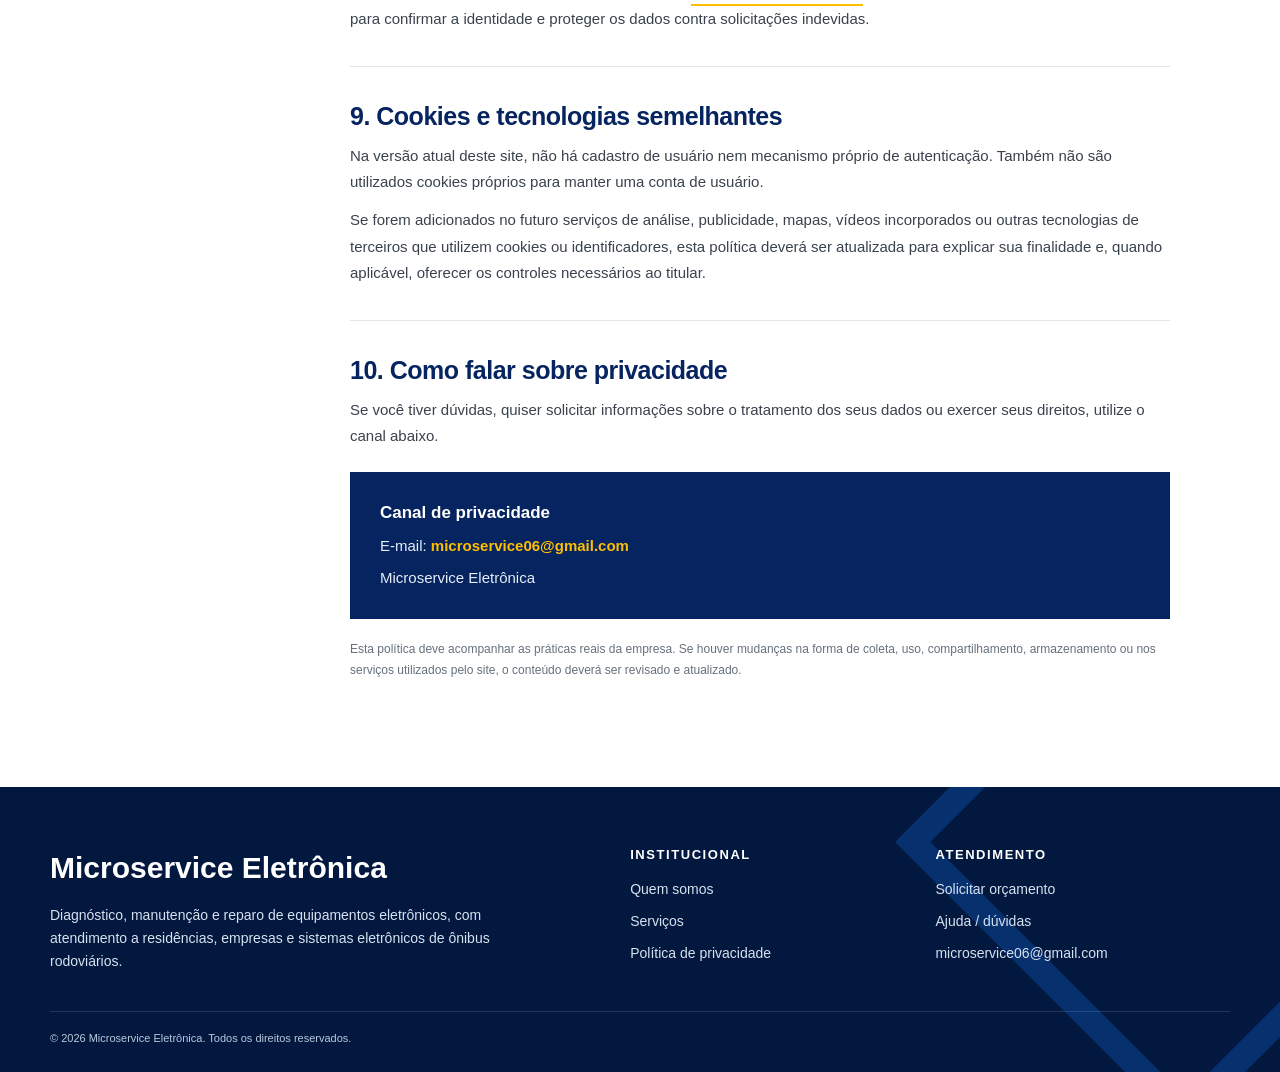
<file: politicas.html>
<!DOCTYPE html>
<html lang="pt-BR">
<head>
<meta charset="utf-8">
<meta name="viewport" content="width=device-width,initial-scale=1">
<meta name="description" content="Política de Privacidade da Microservice Eletrônica, com informações sobre coleta, uso, segurança e direitos relacionados a dados pessoais.">
<meta name="theme-color" content="#08265f">
<title>Política de Privacidade | Microservice Eletrônica</title>
<link rel="icon" href="assets/microservice-icon.svg" type="image/svg+xml">
<link rel="stylesheet" href="style.css">

<style>
.privacy-data-grid{display:grid;grid-template-columns:repeat(2,minmax(0,1fr));gap:14px;margin-top:18px}
.privacy-data-grid>div{border:1px solid #dfe4ea;background:#fff;padding:16px 18px;display:flex;flex-direction:column;gap:6px}
.privacy-data-label{font-size:.72rem;font-weight:700;letter-spacing:.08em;text-transform:uppercase;color:#173a68}
.privacy-data-grid strong,.privacy-data-grid a{color:#111827;font-size:1rem}
@media(max-width:680px){.privacy-data-grid{grid-template-columns:1fr}}
</style>
</head>
<body>
<div class="topline">Microservice Eletrônica • <b>Assistência Técnica Especializada</b></div>
<header><div class="container nav">
<a class="brand" href="index.html" aria-label="Microservice Eletrônica"><div class="brand-mark">M</div><div class="brand-text"><strong>Microservice</strong><span>Eletrônica • Recife</span></div></a>
<nav class="menu"><a href="index.html">Início</a><a href="servicos.html">Serviços</a><a href="onibus.html">Ônibus</a><a href="sobre.html">Sobre</a><a href="orcamento.html">Orçamento</a></nav>
<button class="hamb" onclick="toggleMenu()" aria-label="Abrir menu" aria-expanded="false">☰</button>
</div></header>

<main>
<section class="page-hero page-hero-compact">
  <div class="container reveal privacy-intro">
    <span class="section-marker">Privacidade</span>
    <h1>Política de <span>Privacidade</span></h1>
    <div class="rule"></div>
    <p>Este documento explica, de forma clara, como a Microservice Eletrônica trata dados pessoais quando você utiliza este site, entra em contato ou solicita um orçamento.</p>
    <div class="privacy-meta"><span>Última atualização: 02/10/2026</span><span>•</span><span>Lei Geral de Proteção de Dados — LGPD</span></div>
  </div>
</section>

<section class="section section-compact">
<div class="container privacy-layout">
  <nav class="privacy-nav" aria-label="Índice da política">
    <a href="#controlador">1. Quem controla os dados</a>
    <a href="#dados">2. Dados coletados</a>
    <a href="#finalidades">3. Para que usamos</a>
    <a href="#bases">4. Bases legais</a>
    <a href="#compartilhamento">5. Compartilhamento</a>
    <a href="#retencao">6. Armazenamento e retenção</a>
    <a href="#seguranca">7. Segurança</a>
    <a href="#direitos">8. Seus direitos</a>
    <a href="#cookies">9. Cookies e tecnologias</a>
    <a href="#contato">10. Contato</a>
  </nav>

  <div class="privacy-content">
    <section class="privacy-section" id="controlador">
      <h2>1. Quem controla os dados</h2>
      <p>Para os tratamentos realizados no contexto deste site e do atendimento da empresa, o controlador é identificado como <strong>Microservice Eletrônica</strong>.</p>
      <div class="privacy-data-grid">
        <div><span class="privacy-data-label">CNPJ</span><strong>49.912.518/0001-90</strong></div>
        <div><span class="privacy-data-label">Contato de privacidade</span><a class="text-link" href="mailto:microservice06@gmail.com">microservice06@gmail.com</a></div>
      </div>
    </section>

    <section class="privacy-section" id="dados">
      <h2>2. Quais dados podem ser coletados</h2>
      <p>Dependendo da forma como você entra em contato, podemos receber os dados que você decide informar para atendimento, orçamento ou suporte, como:</p>
      <ul>
        <li>nome;</li>
        <li>número de telefone ou WhatsApp;</li>
        <li>e-mail;</li>
        <li>nome da empresa ou garagem, quando aplicável;</li>
        <li>informações sobre equipamento, veículo, modelo e problema apresentado;</li>
        <li>outras informações que você voluntariamente enviar para explicar sua necessidade.</li>
      </ul>
      <p style="margin-top:12px">O site não solicita, como regra, dados pessoais sensíveis. Evite enviar informações desnecessárias, especialmente documentos, dados bancários, senhas ou informações de terceiros.</p>
    </section>

    <section class="privacy-section" id="finalidades">
      <h2>3. Para que usamos essas informações</h2>
      <p>Os dados recebidos podem ser utilizados para:</p>
      <ul>
        <li>responder dúvidas e solicitações;</li>
        <li>entender o defeito ou a necessidade relatada;</li>
        <li>preparar, analisar e acompanhar pedidos de orçamento;</li>
        <li>agendar ou organizar atendimento técnico;</li>
        <li>comunicar informações relacionadas ao serviço solicitado;</li>
        <li>cumprir obrigações legais e exercer direitos em processos administrativos ou judiciais, quando necessário.</li>
      </ul>
      <p style="margin-top:12px">As informações devem ser utilizadas de acordo com a finalidade informada e de forma compatível com o atendimento solicitado.</p>
    </section>

    <section class="privacy-section" id="bases">
      <h2>4. Bases legais do tratamento</h2>
      <p>Quando aplicável, o tratamento de dados poderá ocorrer com fundamento em uma das hipóteses previstas na LGPD, conforme a situação concreta, como execução de contrato ou de procedimentos preliminares relacionados a contrato, cumprimento de obrigação legal ou regulatória, exercício regular de direitos e, quando necessário, consentimento do titular.</p>
      <p style="margin-top:12px">A base legal adequada depende da finalidade e das circunstâncias de cada tratamento. Por isso, esta política não deve ser interpretada como indicação de uma única base para todas as situações.</p>
    </section>

    <section class="privacy-section" id="compartilhamento">
      <h2>5. Compartilhamento de dados</h2>
      <p>Os dados não devem ser comercializados. O compartilhamento poderá ocorrer quando for necessário para prestar o serviço, cumprir obrigação legal, atender determinação de autoridade competente, proteger direitos ou utilizar um fornecedor que atue em nome da empresa.</p>
      <p style="margin-top:12px">Quando você escolhe falar com a Microservice pelo WhatsApp, a comunicação é direcionada para um serviço de terceiro. O tratamento realizado pelo próprio WhatsApp passa a estar sujeito às regras e políticas da respectiva plataforma.</p>
    </section>

    <section class="privacy-section" id="retencao">
      <h2>6. Armazenamento e retenção</h2>
      <p>Os dados devem ser mantidos somente pelo período necessário para cumprir as finalidades para as quais foram coletados, atender obrigações legais, preservar registros necessários ou exercer direitos.</p>
      <p style="margin-top:12px">Quando a manutenção deixar de ser necessária e não existir fundamento legal para conservação, os dados poderão ser eliminados ou anonimizados, observadas as regras aplicáveis.</p>
    </section>

    <section class="privacy-section" id="seguranca">
      <h2>7. Segurança das informações</h2>
      <p>A Microservice deve adotar medidas técnicas e administrativas razoáveis para proteger os dados contra acessos não autorizados, perda, alteração, divulgação ou destruição indevida, considerando a natureza das informações e os riscos envolvidos.</p>
      <p style="margin-top:12px">Nenhum ambiente digital pode ser considerado absolutamente seguro. Caso ocorra um incidente que envolva dados pessoais, serão adotadas as medidas cabíveis de acordo com a legislação e as circunstâncias do caso.</p>
    </section>

    <section class="privacy-section" id="direitos">
      <h2>8. Seus direitos como titular</h2>
      <p>Nos termos da LGPD, você pode exercer direitos relacionados aos seus dados pessoais, observadas as condições e exceções previstas em lei. Entre eles estão:</p>
      <ul>
        <li>confirmar a existência de tratamento;</li>
        <li>solicitar acesso aos dados;</li>
        <li>pedir correção de dados incompletos, inexatos ou desatualizados;</li>
        <li>solicitar anonimização, bloqueio ou eliminação quando cabível;</li>
        <li>solicitar informações sobre compartilhamentos realizados;</li>
        <li>revogar o consentimento quando o tratamento tiver essa base legal;</li>
        <li>opor-se a determinados tratamentos nas hipóteses previstas em lei.</li>
      </ul>
      <p style="margin-top:12px">Para exercer um direito, envie sua solicitação para <a class="text-link" href="mailto:microservice06@gmail.com">microservice06@gmail.com</a>. Podemos solicitar informações adicionais para confirmar a identidade e proteger os dados contra solicitações indevidas.</p>
    </section>

    <section class="privacy-section" id="cookies">
      <h2>9. Cookies e tecnologias semelhantes</h2>
      <p>Na versão atual deste site, não há cadastro de usuário nem mecanismo próprio de autenticação. Também não são utilizados cookies próprios para manter uma conta de usuário.</p>
      <p style="margin-top:12px">Se forem adicionados no futuro serviços de análise, publicidade, mapas, vídeos incorporados ou outras tecnologias de terceiros que utilizem cookies ou identificadores, esta política deverá ser atualizada para explicar sua finalidade e, quando aplicável, oferecer os controles necessários ao titular.</p>
    </section>

    <section class="privacy-section" id="contato">
      <h2>10. Como falar sobre privacidade</h2>
      <p>Se você tiver dúvidas, quiser solicitar informações sobre o tratamento dos seus dados ou exercer seus direitos, utilize o canal abaixo.</p>
      <div class="privacy-contact">
        <h3>Canal de privacidade</h3>
        <p>E-mail: <a href="mailto:microservice06@gmail.com">microservice06@gmail.com</a></p>
        <p style="margin-top:6px">Microservice Eletrônica</p>
      </div>
      <p class="privacy-footer-note" style="margin-top:20px">Esta política deve acompanhar as práticas reais da empresa. Se houver mudanças na forma de coleta, uso, compartilhamento, armazenamento ou nos serviços utilizados pelo site, o conteúdo deverá ser revisado e atualizado.</p>
    </section>
  </div>
</div>
</section>
</main>

<footer class="footer"><div class="container">
<div class="footer-grid">
<div><h3>Microservice Eletrônica</h3><p style="margin-top:12px;max-width:460px">Diagnóstico, manutenção e reparo de equipamentos eletrônicos, com atendimento a residências, empresas e sistemas eletrônicos de ônibus rodoviários.</p></div>
<div><h4>Institucional</h4><div class="footer-links" style="margin-top:12px"><a href="sobre.html">Quem somos</a><a href="servicos.html">Serviços</a><a href="politicas.html">Política de privacidade</a></div></div>
<div><h4>Atendimento</h4><div class="footer-links" style="margin-top:12px"><a href="orcamento.html">Solicitar orçamento</a><a href="ajuda.html">Ajuda / dúvidas</a><a href="mailto:microservice06@gmail.com">microservice06@gmail.com</a></div></div>
</div>
<div class="copyright">© 2026 Microservice Eletrônica. Todos os direitos reservados.</div>
</div></footer>
<a class="whatsapp-float" href="https://wa.me/5581999653976" target="_blank" rel="noopener" aria-label="Falar com a Microservice pelo WhatsApp">☎</a>
<script src="script.js"></script>
</body></html>
</file>
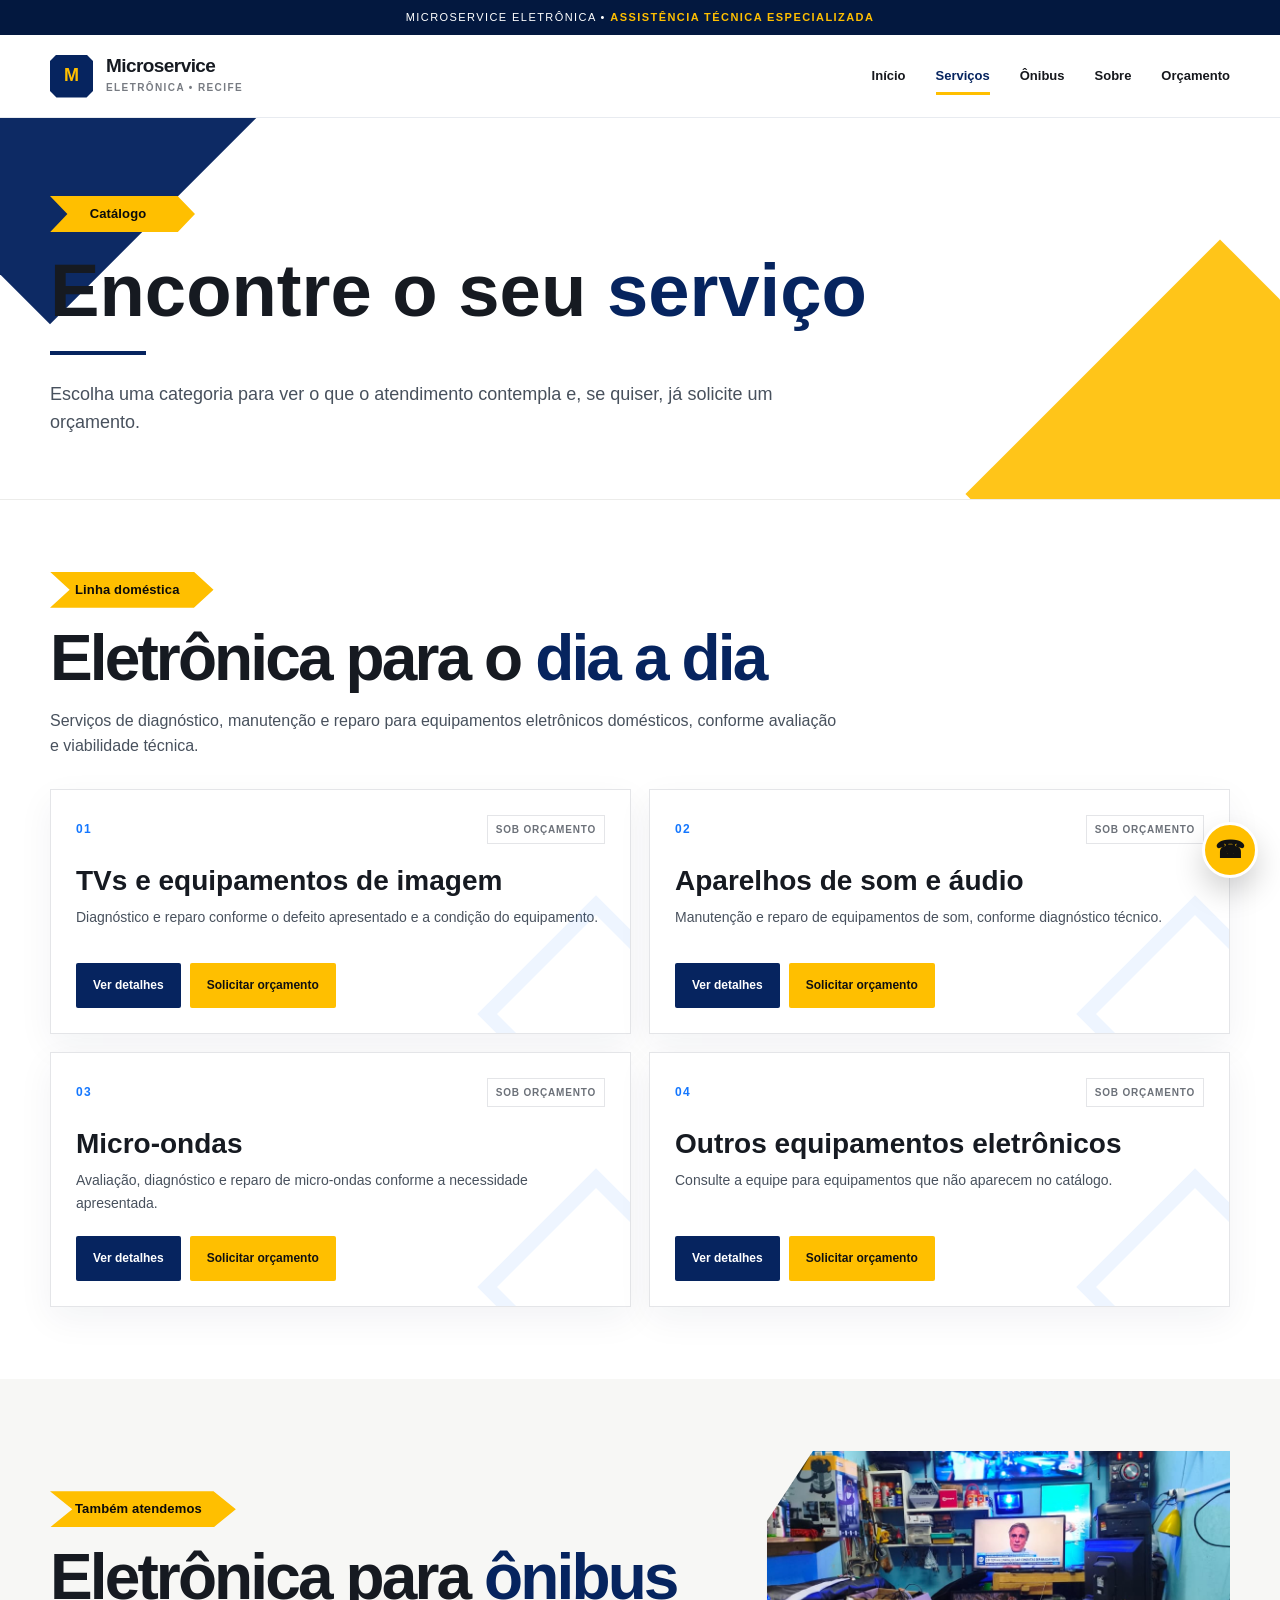
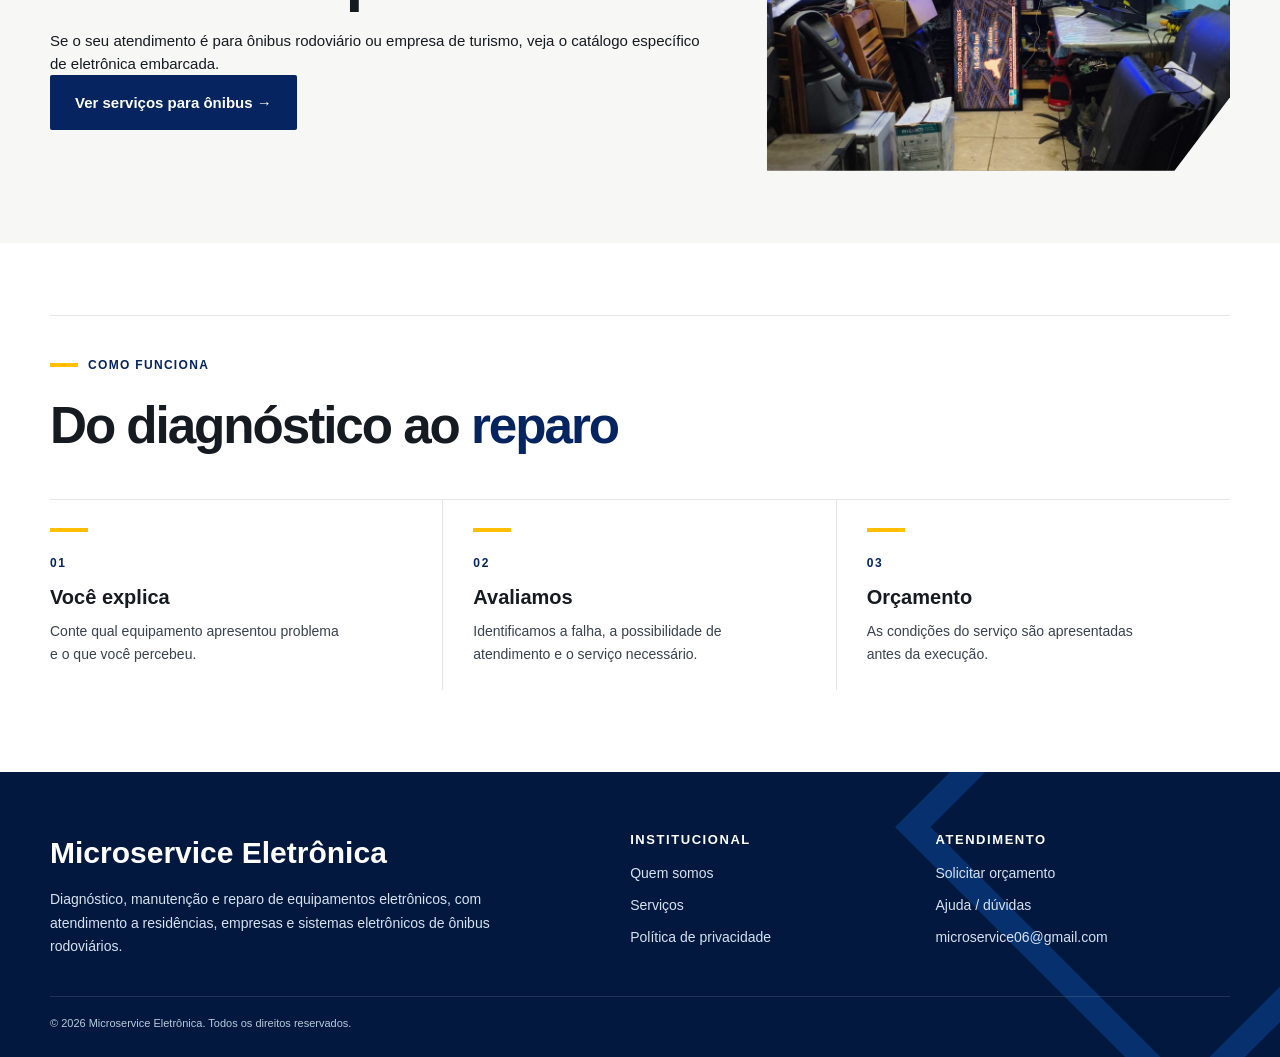
<file: servicos.html>
<!DOCTYPE html>
<html lang="pt-BR">
<head>
<meta charset="utf-8"><meta name="viewport" content="width=device-width,initial-scale=1">
<meta name="description" content="Catálogo de serviços da Microservice Eletrônica."><meta name="theme-color" content="#08265f"><title>Serviços | Microservice Eletrônica</title>
<link rel="icon" href="assets/microservice-icon.svg" type="image/svg+xml"><link rel="stylesheet" href="style.css">
</head>
<body>
<div class="topline">Microservice Eletrônica • <b>Assistência Técnica Especializada</b></div>
<header><div class="container nav"><a class="brand" href="index.html" aria-label="Microservice Eletrônica"><div class="brand-mark">M</div><div class="brand-text"><strong>Microservice</strong><span>Eletrônica • Recife</span></div></a><nav class="menu"><a href="index.html">Início</a><a class="active" href="servicos.html">Serviços</a><a href="onibus.html">Ônibus</a><a href="sobre.html">Sobre</a><a href="orcamento.html">Orçamento</a></nav><button class="hamb" onclick="toggleMenu()" aria-label="Abrir menu" aria-expanded="false">☰</button></div></header>
<main>
<section class="page-hero page-hero-compact"><div class="container reveal"><span class="kicker">Catálogo</span><h1>Encontre o seu <span>serviço</span></h1><div class="rule"></div><p>Escolha uma categoria para ver o que o atendimento contempla e, se quiser, já solicite um orçamento.</p></div></section>
<section class="section section-compact" id="domestica"><div class="container"><div class="section-head compact-head reveal"><span class="kicker">Linha doméstica</span><h2 class="section-title">Eletrônica para o <span>dia a dia</span></h2><p>Serviços de diagnóstico, manutenção e reparo para equipamentos eletrônicos domésticos, conforme avaliação e viabilidade técnica.</p></div>
<div class="catalog-grid">
<article class="catalog-card reveal" data-service="TVs e equipamentos de imagem" data-details="Atendimento para TVs e equipamentos de imagem. O serviço começa pela identificação do problema apresentado, seguida de diagnóstico e definição do reparo possível. Após a avaliação, o cliente recebe as informações necessárias para decidir sobre a execução."><div class="catalog-top"><span>01</span><span class="catalog-tag">Sob orçamento</span></div><h3>TVs e equipamentos de imagem</h3><p>Diagnóstico e reparo conforme o defeito apresentado e a condição do equipamento.</p><div class="catalog-actions"><button class="btn btn-navy service-details" type="button">Ver detalhes</button><a class="btn btn-yellow" href="orcamento.html?servico=TVs%20e%20equipamentos%20de%20imagem">Solicitar orçamento</a></div></article>
<article class="catalog-card reveal" data-service="Aparelhos de som e áudio" data-details="Serviço voltado a aparelhos de som e equipamentos de áudio. A equipe avalia o problema relatado, realiza o diagnóstico e orienta sobre o reparo necessário. A execução depende da avaliação técnica do equipamento."><div class="catalog-top"><span>02</span><span class="catalog-tag">Sob orçamento</span></div><h3>Aparelhos de som e áudio</h3><p>Manutenção e reparo de equipamentos de som, conforme diagnóstico técnico.</p><div class="catalog-actions"><button class="btn btn-navy service-details" type="button">Ver detalhes</button><a class="btn btn-yellow" href="orcamento.html?servico=Aparelhos%20de%20som%20e%20audio">Solicitar orçamento</a></div></article>
<article class="catalog-card reveal" data-service="Micro-ondas" data-details="Atendimento para micro-ondas com foco em diagnóstico e reparo. O equipamento é avaliado para identificar o problema e definir se o serviço pode ser realizado. O orçamento é apresentado antes da execução."><div class="catalog-top"><span>03</span><span class="catalog-tag">Sob orçamento</span></div><h3>Micro-ondas</h3><p>Avaliação, diagnóstico e reparo de micro-ondas conforme a necessidade apresentada.</p><div class="catalog-actions"><button class="btn btn-navy service-details" type="button">Ver detalhes</button><a class="btn btn-yellow" href="orcamento.html?servico=Micro-ondas">Solicitar orçamento</a></div></article>
<article class="catalog-card reveal" data-service="Reparo e manutenção eletrônica" data-details="Serviço para outros equipamentos eletrônicos que não se encaixem nas categorias principais. O atendimento começa com a descrição do defeito e a avaliação técnica. A possibilidade de reparo e as condições do serviço são definidas após o diagnóstico."><div class="catalog-top"><span>04</span><span class="catalog-tag">Sob orçamento</span></div><h3>Outros equipamentos eletrônicos</h3><p>Consulte a equipe para equipamentos que não aparecem no catálogo.</p><div class="catalog-actions"><button class="btn btn-navy service-details" type="button">Ver detalhes</button><a class="btn btn-yellow" href="orcamento.html?servico=Outros%20equipamentos%20eletronicos">Solicitar orçamento</a></div></article>
</div></div></section>
<section class="section soft section-compact"><div class="container catalog-transition"><div class="transition-copy reveal"><span class="kicker">Também atendemos</span><h2 class="section-title">Eletrônica para <span>ônibus</span></h2><p>Se o seu atendimento é para ônibus rodoviário ou empresa de turismo, veja o catálogo específico de eletrônica embarcada.</p><a class="btn btn-navy" href="onibus.html">Ver serviços para ônibus →</a></div><div class="photo-cut small-photo reveal"><img src="assets/bancada.jpeg" alt="Bancada de manutenção eletrônica"></div></div></section>
<section class="section section-compact"><div class="container process-box reveal"><div><span class="section-marker">Como funciona</span><h2>Do diagnóstico ao <span>reparo</span></h2></div><div class="process process-compact"><div class="light-step"><b>01</b><h3>Você explica</h3><p>Conte qual equipamento apresentou problema e o que você percebeu.</p></div><div class="light-step"><b>02</b><h3>Avaliamos</h3><p>Identificamos a falha, a possibilidade de atendimento e o serviço necessário.</p></div><div class="light-step"><b>03</b><h3>Orçamento</h3><p>As condições do serviço são apresentadas antes da execução.</p></div></div></div></section>
</main>
<footer class="footer"><div class="container"><div class="footer-grid"><div><h3>Microservice Eletrônica</h3><p style="margin-top:12px;max-width:460px">Diagnóstico, manutenção e reparo de equipamentos eletrônicos, com atendimento a residências, empresas e sistemas eletrônicos de ônibus rodoviários.</p></div><div><h4>Institucional</h4><div class="footer-links" style="margin-top:12px"><a href="sobre.html">Quem somos</a><a href="servicos.html">Serviços</a><a href="politicas.html">Política de privacidade</a></div></div><div><h4>Atendimento</h4><div class="footer-links" style="margin-top:12px"><a href="orcamento.html">Solicitar orçamento</a><a href="ajuda.html">Ajuda / dúvidas</a><a href="mailto:microservice06@gmail.com">microservice06@gmail.com</a></div></div></div><div class="copyright">© 2026 Microservice Eletrônica. Todos os direitos reservados.</div></div></footer>
<div class="modal" id="serviceModal" aria-hidden="true"><div class="modal-backdrop" data-close-modal></div><div class="modal-dialog" role="dialog" aria-modal="true" aria-labelledby="modalTitle"><button class="modal-close" type="button" data-close-modal aria-label="Fechar">×</button><span class="section-marker">Detalhes do serviço</span><h2 id="modalTitle">Serviço</h2><div class="rule"></div><p id="modalText"></p><div class="modal-note"><strong>Próximo passo</strong><span>Se quiser solicitar uma avaliação, envie os detalhes do equipamento pelo formulário de orçamento.</span></div><a id="modalQuote" class="btn btn-primary" href="orcamento.html">Solicitar orçamento →</a></div></div>
<a class="whatsapp-float" href="https://wa.me/5581999653976" target="_blank" rel="noopener" aria-label="Falar com a Microservice pelo WhatsApp">☎</a><script src="script.js"></script>
</body></html>
</file>
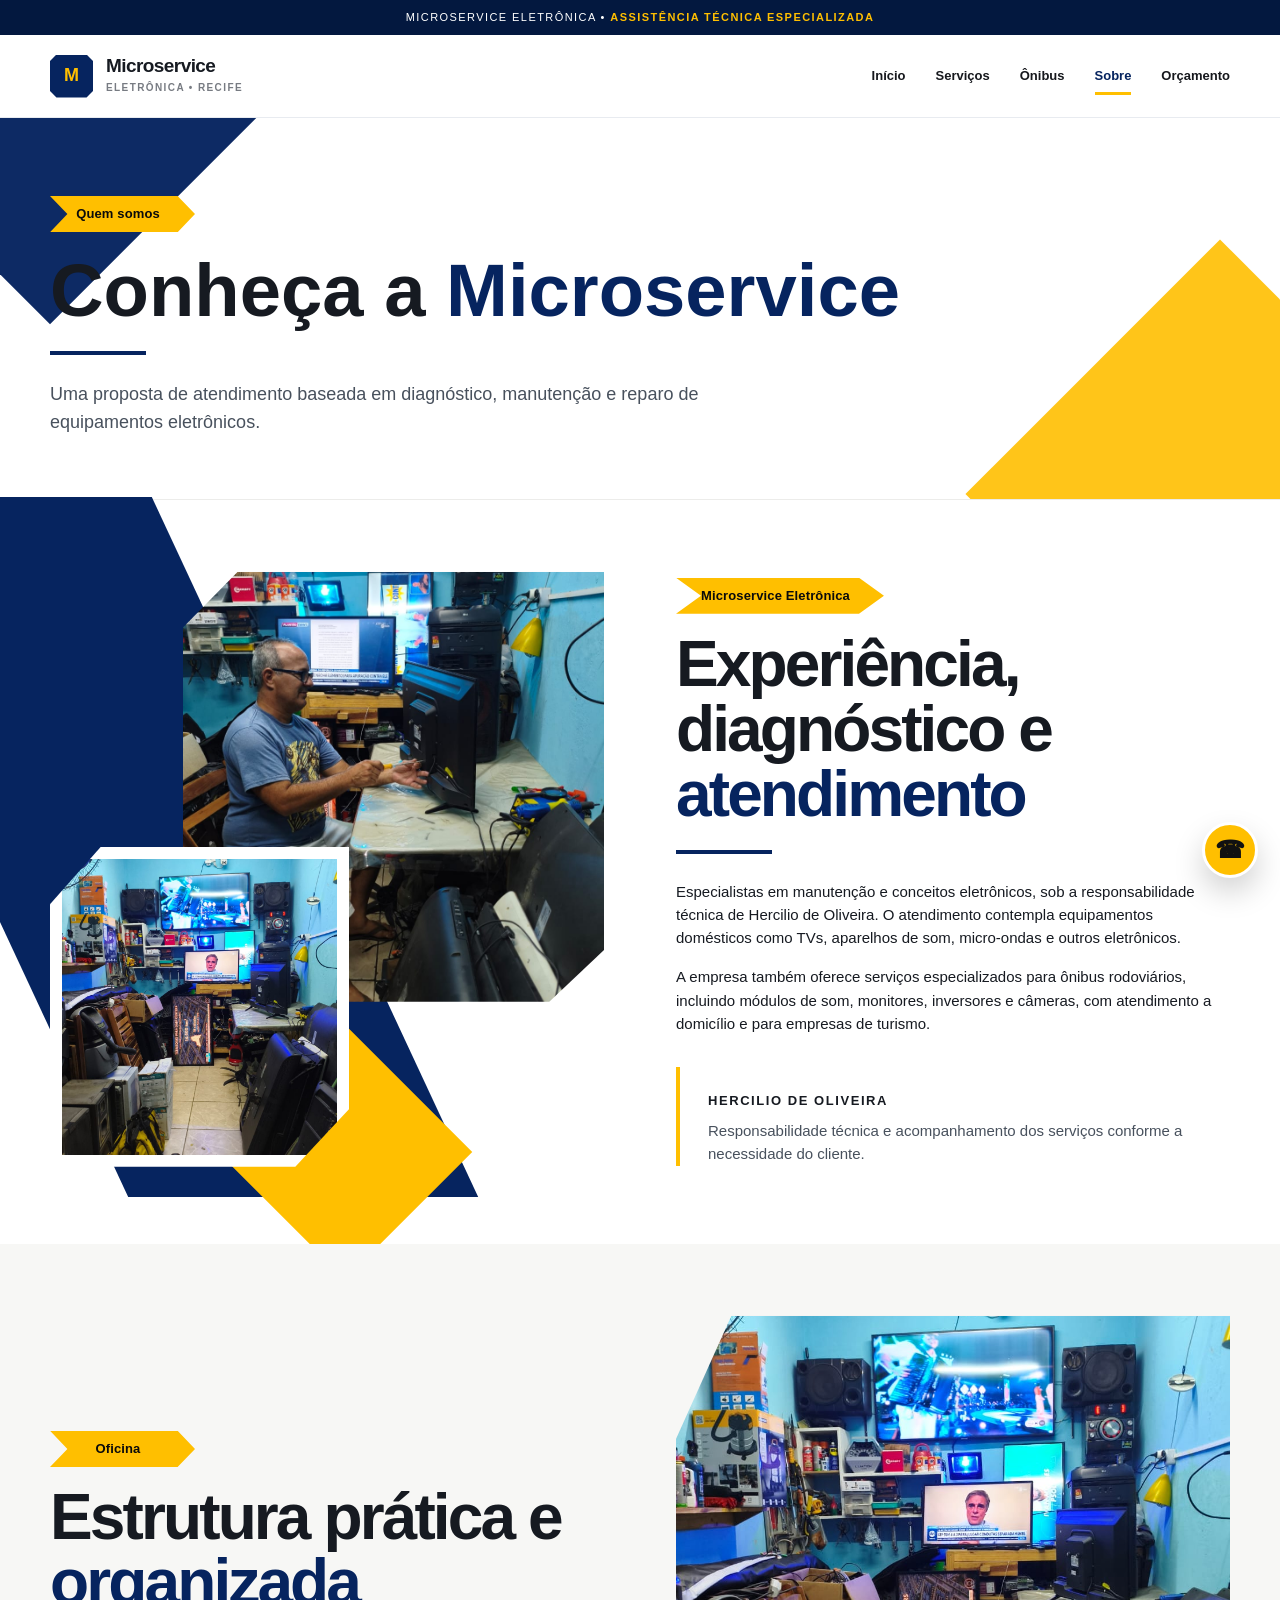
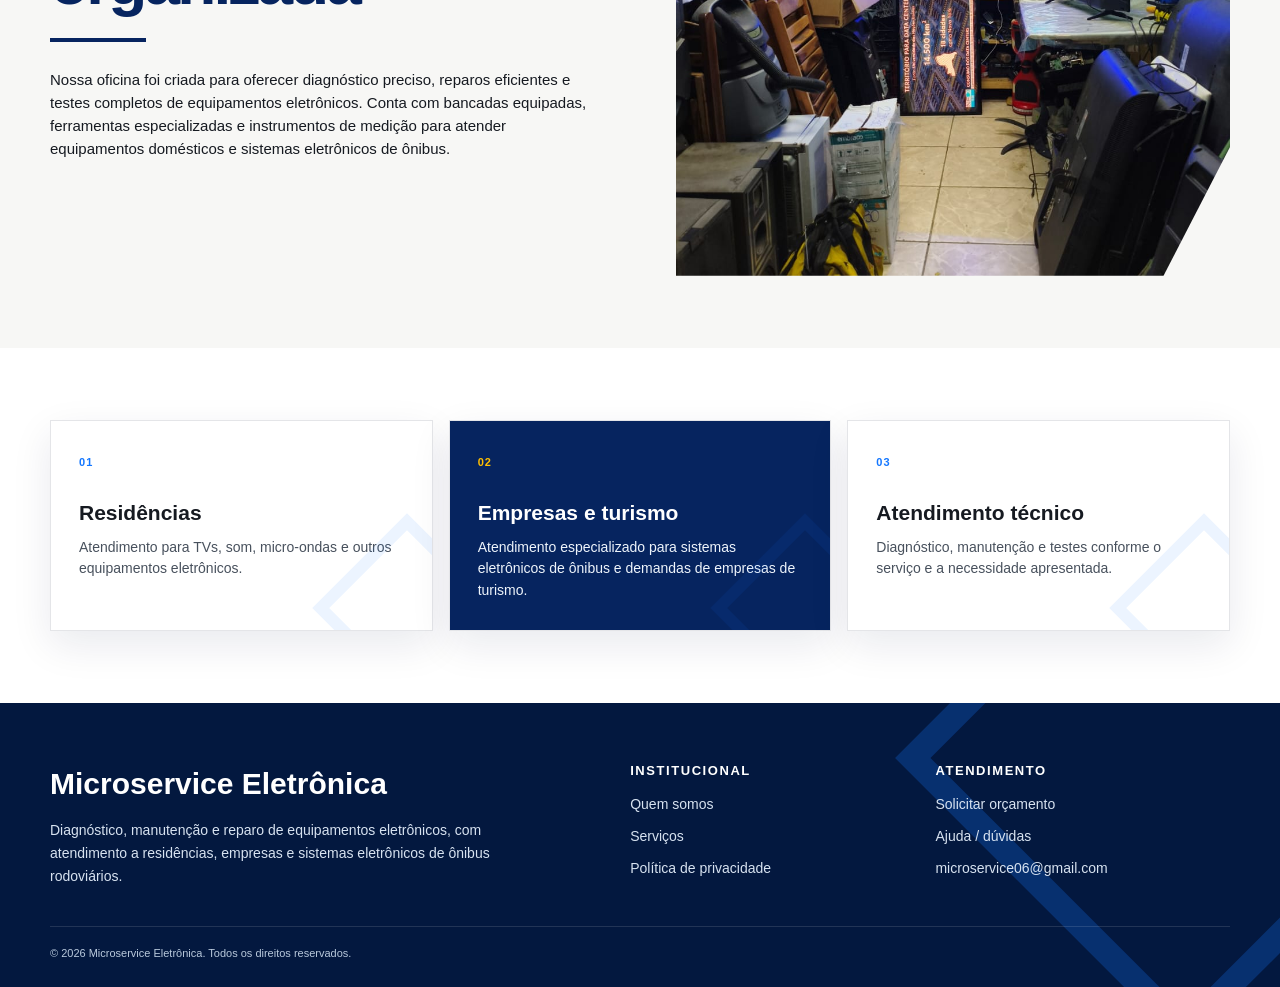
<file: sobre.html>
<!DOCTYPE html>
<html lang="pt-BR">
<head>
<meta charset="utf-8"><meta name="viewport" content="width=device-width,initial-scale=1">
<meta name="description" content="Conheça a Microservice Eletrônica, sua proposta, estrutura de oficina e formas de atendimento.">
<meta name="theme-color" content="#08265f"><title>Quem Somos | Microservice Eletrônica</title>
<link rel="icon" href="assets/microservice-icon.svg" type="image/svg+xml"><link rel="stylesheet" href="style.css">
</head>
<body>
<div class="topline">Microservice Eletrônica • <b>Assistência Técnica Especializada</b></div>
<header><div class="container nav"><a class="brand" href="index.html" aria-label="Microservice Eletrônica"><div class="brand-mark">M</div><div class="brand-text"><strong>Microservice</strong><span>Eletrônica • Recife</span></div></a><nav class="menu"><a href="index.html">Início</a><a href="servicos.html">Serviços</a><a href="onibus.html">Ônibus</a><a class="active" href="sobre.html">Sobre</a><a href="orcamento.html">Orçamento</a></nav><button class="hamb" onclick="toggleMenu()" aria-label="Abrir menu" aria-expanded="false">☰</button></div></header>
<main>
<section class="page-hero page-hero-compact"><div class="container reveal"><span class="kicker">Quem somos</span><h1>Conheça a <span>Microservice</span></h1><div class="rule"></div><p>Uma proposta de atendimento baseada em diagnóstico, manutenção e reparo de equipamentos eletrônicos.</p></div></section>
<section class="section section-compact"><div class="container grid-2 about-main"><div class="split-photo reveal"><img src="assets/hercilio.jpeg" alt="Profissional da Microservice Eletrônica"><img src="assets/bancada.jpeg" alt="Bancada da oficina Microservice"></div><div class="reveal"><span class="kicker">Microservice Eletrônica</span><h2 class="section-title">Experiência, diagnóstico e <span>atendimento</span></h2><div class="rule"></div><p>Especialistas em manutenção e conceitos eletrônicos, sob a responsabilidade técnica de Hercilio de Oliveira. O atendimento contempla equipamentos domésticos como TVs, aparelhos de som, micro-ondas e outros eletrônicos.</p><p class="mt-16">A empresa também oferece serviços especializados para ônibus rodoviários, incluindo módulos de som, monitores, inversores e câmeras, com atendimento a domicílio e para empresas de turismo.</p><div class="quote"><strong>HERCILIO DE OLIVEIRA</strong><p>Responsabilidade técnica e acompanhamento dos serviços conforme a necessidade do cliente.</p></div></div></div></section>
<section class="section soft section-compact"><div class="container grid-2"><div class="reveal"><span class="kicker">Oficina</span><h2 class="section-title">Estrutura prática e <span>organizada</span></h2><div class="rule"></div><p>Nossa oficina foi criada para oferecer diagnóstico preciso, reparos eficientes e testes completos de equipamentos eletrônicos. Conta com bancadas equipadas, ferramentas especializadas e instrumentos de medição para atender equipamentos domésticos e sistemas eletrônicos de ônibus.</p></div><div class="photo-cut reveal"><img src="assets/bancada.jpeg" alt="Oficina e bancada da Microservice"></div></div></section>
<section class="section section-compact"><div class="container about-service-row"><div class="about-service-box reveal"><span class="box-number">01</span><h3>Residências</h3><p>Atendimento para TVs, som, micro-ondas e outros equipamentos eletrônicos.</p></div><div class="about-service-box navy-box reveal"><span class="box-number">02</span><h3>Empresas e turismo</h3><p>Atendimento especializado para sistemas eletrônicos de ônibus e demandas de empresas de turismo.</p></div><div class="about-service-box reveal"><span class="box-number">03</span><h3>Atendimento técnico</h3><p>Diagnóstico, manutenção e testes conforme o serviço e a necessidade apresentada.</p></div></div></section>
</main>
<footer class="footer"><div class="container"><div class="footer-grid"><div><h3>Microservice Eletrônica</h3><p style="margin-top:12px;max-width:460px">Diagnóstico, manutenção e reparo de equipamentos eletrônicos, com atendimento a residências, empresas e sistemas eletrônicos de ônibus rodoviários.</p></div><div><h4>Institucional</h4><div class="footer-links" style="margin-top:12px"><a href="sobre.html">Quem somos</a><a href="servicos.html">Serviços</a><a href="politicas.html">Política de privacidade</a></div></div><div><h4>Atendimento</h4><div class="footer-links" style="margin-top:12px"><a href="orcamento.html">Solicitar orçamento</a><a href="ajuda.html">Ajuda / dúvidas</a><a href="mailto:microservice06@gmail.com">microservice06@gmail.com</a></div></div></div><div class="copyright">© 2026 Microservice Eletrônica. Todos os direitos reservados.</div></div></footer>
<a class="whatsapp-float" href="https://wa.me/5581999653976" target="_blank" rel="noopener" aria-label="Falar com a Microservice pelo WhatsApp">☎</a><script src="script.js"></script>
</body></html>
</file>
<file: style.css>
:root{
  --navy:#06245f;
  --navy-deep:#03183f;
  --blue:#1477ff;
  --blue-2:#2f8cff;
  --yellow:#ffbf00;
  --orange:#f47b20;
  --ink:#111216;
  --muted:#5b6068;
  --paper:#fff;
  --soft:#f5f5f3;
  --line:#e4e5e8;
  --shadow:0 24px 70px rgba(4,27,70,.13);
  --shadow-soft:0 14px 38px rgba(4,27,70,.09);
  --container:1180px;
}
*{box-sizing:border-box;margin:0;padding:0}
html{scroll-behavior:smooth}
body{font-family:"Montserrat",Arial,sans-serif;color:var(--ink);background:#fff;line-height:1.55;overflow-x:hidden}
a{text-decoration:none;color:inherit}
img{display:block;max-width:100%}
button,input,select,textarea{font:inherit}
.container{width:min(var(--container),calc(100% - 48px));margin:auto}

/* ==================== TOP / NAV ==================== */
.topline{background:var(--navy-deep);color:#fff;font-size:11px;letter-spacing:.13em;text-transform:uppercase;padding:9px 0;text-align:center}
.topline b{color:var(--yellow)}
header{position:sticky;top:0;z-index:80;background:rgba(255,255,255,.96);backdrop-filter:blur(14px);border-bottom:1px solid rgba(6,36,95,.09)}
.nav{height:82px;display:flex;align-items:center;gap:30px}
.brand{display:flex;align-items:center;gap:13px}
.brand-mark{width:43px;height:43px;background:var(--navy);color:var(--yellow);display:grid;place-items:center;font-weight:800;font-size:18px;clip-path:polygon(15% 0,85% 0,100% 15%,100% 85%,85% 100%,15% 100%,0 85%,0 15%)}
.brand-text strong{display:block;font-size:19px;line-height:1;font-weight:800;letter-spacing:-.03em}
.brand-text span{display:block;color:#777b82;font-size:10px;font-weight:800;text-transform:uppercase;letter-spacing:.14em;margin-top:5px}
.menu{margin-left:auto;display:flex;align-items:center;gap:30px;font-weight:700;font-size:13px}
.menu a{position:relative;padding:10px 0;color:#16181d}
.menu a:after{content:"";position:absolute;left:0;bottom:1px;width:0;height:3px;background:var(--yellow);transition:.25s}
.menu a:hover:after,.menu a.active:after{width:100%}
.menu a.active{color:var(--navy)}
.hamb{display:none;margin-left:auto;border:0;background:var(--navy);color:#fff;width:45px;height:45px;border-radius:4px;font-size:22px;cursor:pointer}

/* ==================== SHARED GEOMETRY ==================== */
.kicker,.eyebrow{display:inline-flex;align-items:center;justify-content:center;position:relative;background:var(--yellow);color:#0b0b0b;padding:8px 34px 8px 25px;font-size:13px;font-weight:800;text-transform:none;letter-spacing:.01em;min-width:145px;clip-path:polygon(0 0,88% 0,100% 50%,88% 100%,0 100%,12% 50%)}
.rule{width:96px;height:4px;background:var(--navy);margin:22px 0 26px}
.rule.yellow{background:var(--yellow)}
.section-title{font-family:"Cormorant Garamond",Georgia,serif;font-size:clamp(42px,5vw,66px);line-height:1.02;letter-spacing:-.045em;margin:18px 0}
.section-title span{color:var(--navy)}
.section-head{max-width:790px;margin-bottom:45px}
.section-head p{color:var(--muted);font-size:17px}
.section{padding:112px 0;position:relative}
.section.soft{background:#f7f7f5}
.section.navy{background:var(--navy);color:#fff}
.section.navy .section-title span{color:var(--yellow)}
.section.navy .section-head p{color:#c9d6ea}
.grid-2{display:grid;grid-template-columns:1fr 1fr;gap:72px;align-items:center}

/* ==================== HERO / COVER ==================== */
.hero{position:relative;min-height:760px;background:var(--navy-deep);color:#fff;overflow:hidden}
.hero:before{content:"";position:absolute;inset:0;background:linear-gradient(90deg,rgba(3,24,63,.96) 0%,rgba(3,24,63,.9) 38%,rgba(3,24,63,.08) 72%);z-index:1}
.hero:after{content:"";position:absolute;right:-11%;top:-25%;width:58%;height:150%;background:var(--blue);transform:skewX(-18deg);opacity:.95;z-index:2}
.hero-photo{position:absolute;right:0;top:0;width:57%;height:100%;object-fit:cover;object-position:center;z-index:3;clip-path:polygon(18% 0,100% 0,100% 100%,0 100%,12% 72%,3% 50%,12% 28%)}
.hero-photo{filter:saturate(.9) contrast(1.04)}
.hero-inner{position:relative;z-index:5;min-height:760px;display:flex;align-items:center}
.hero-copy{width:57%;padding:70px 0 80px}
.hero .eyebrow{background:transparent;color:var(--blue);padding:0;clip-path:none;min-width:0;font-size:15px;text-transform:uppercase;letter-spacing:.1em}
.hero h1{font-family:"Montserrat",Arial,sans-serif;font-size:clamp(58px,7.5vw,104px);font-weight:800;line-height:.86;letter-spacing:-.075em;margin:24px 0 30px;max-width:700px}
.hero h1 span{display:block;color:var(--blue)}
.hero .lead{max-width:600px;color:#d7e2f5;font-size:18px;line-height:1.7}
.actions{display:flex;gap:13px;flex-wrap:wrap;margin-top:34px}
.btn{display:inline-flex;align-items:center;justify-content:center;gap:9px;padding:14px 23px;min-height:50px;border:2px solid transparent;border-radius:2px;font-weight:800;transition:.22s;cursor:pointer}
.btn:hover{transform:translateY(-2px);box-shadow:0 10px 25px rgba(0,0,0,.14)}
.btn-primary{background:var(--yellow);color:#111}
.btn-outline{border-color:#fff;color:#fff;background:transparent}
.btn-navy{background:var(--navy);color:#fff}
.hero-contact{margin-top:45px;display:flex;gap:22px;flex-wrap:wrap;font-size:13px;color:#fff}
.hero-contact span{display:flex;gap:8px;align-items:center}
.hero-contact i{font-style:normal;color:var(--yellow);font-size:18px}

/* diagonal frame used throughout the PDF */
.photo-cut{position:relative;overflow:hidden;box-shadow:var(--shadow);clip-path:polygon(10% 0,100% 0,100% 77%,88% 100%,0 100%,0 22%)}
.photo-cut:after{content:"";position:absolute;inset:0;border:0 solid transparent;pointer-events:none}
.photo-cut img{width:100%;height:560px;object-fit:cover}
.split-photo{position:relative;min-height:600px}
.split-photo:before{content:"";position:absolute;left:-85px;top:-75px;width:350px;height:700px;background:var(--navy);transform:skewX(25deg);z-index:0}
.split-photo:after{content:"";position:absolute;left:205px;bottom:-70px;width:180px;height:180px;background:var(--yellow);transform:rotate(45deg);z-index:0}
.split-photo img{width:76%;height:430px;object-fit:cover;position:absolute;right:0;top:0;z-index:2;clip-path:polygon(13% 0,100% 0,100% 88%,87% 100%,0 100%,0 13%);box-shadow:var(--shadow)}
.split-photo img+img{width:54%;height:320px;left:0;top:275px;right:auto;z-index:3;border:12px solid #fff;clip-path:polygon(17% 0,100% 0,100% 82%,82% 100%,0 100%,0 18%)}

/* ==================== HOME CONTENT ==================== */
.cards{display:grid;grid-template-columns:repeat(2,1fr);gap:22px}
.card{background:#fff;border:0;padding:32px 34px;min-height:235px;box-shadow:0 16px 42px rgba(5,29,73,.08);position:relative;overflow:hidden;transition:.25s}
.card:after{content:"";position:absolute;right:-45px;bottom:-55px;width:120px;height:120px;border:14px solid rgba(20,119,255,.08);transform:rotate(45deg)}
.card:hover{transform:translateY(-7px);box-shadow:var(--shadow)}
.icon-square{width:68px;height:68px;background:var(--orange);display:grid;place-items:center;color:#fff;font-size:23px;margin-bottom:24px;border-radius:4px;clip-path:polygon(0 0,100% 0,100% 80%,80% 100%,0 100%)}
.card h3{font-size:17px;text-transform:uppercase;letter-spacing:.13em;margin-bottom:11px}
.card p{color:var(--muted);font-size:15px;line-height:1.7}
.quote{margin-top:32px;padding:24px 0 0 28px;border-left:4px solid var(--yellow)}
.quote strong{display:block;letter-spacing:.12em;font-size:13px}
.quote p{margin-top:8px;color:var(--muted)}
.service-band{background:var(--navy);color:#fff;padding:94px 0;position:relative;overflow:hidden}
.service-band:before{content:"";position:absolute;left:-150px;bottom:-210px;width:480px;height:480px;border:32px solid rgba(20,119,255,.7);transform:rotate(45deg)}
.service-band:after{content:"";position:absolute;right:-160px;top:-180px;width:500px;height:500px;border:30px solid rgba(255,191,0,.8);transform:rotate(45deg)}
.service-band .container{position:relative;z-index:2}
.service-band h2{font-family:"Cormorant Garamond",Georgia,serif;font-size:clamp(44px,5vw,66px);line-height:1.03;max-width:790px;margin:22px 0}
.service-band p{max-width:700px;color:#cbd8eb;margin:18px 0 28px;font-size:17px}
.process{display:grid;grid-template-columns:repeat(3,1fr);gap:20px;margin-top:45px}
.step{padding:27px;border:1px solid rgba(255,255,255,.18);background:rgba(255,255,255,.045);min-height:175px}
.step b{display:block;color:var(--yellow);font-size:12px;letter-spacing:.14em;text-transform:uppercase;margin-bottom:10px}
.step h3{font-size:19px;margin-bottom:6px}.step p{font-size:14px;margin:0;color:#c9d5e7}
.stats{display:grid;grid-template-columns:repeat(3,1fr);gap:18px;margin-top:34px}
.stat{border-top:4px solid var(--navy);padding-top:15px}.stat strong{display:block;font-size:30px}.stat span{color:var(--muted);font-size:13px}

/* ==================== INNER PAGE HERO ==================== */
.page-hero{background:#fff;padding:108px 0 92px;position:relative;overflow:hidden;border-bottom:1px solid #ececea}
.page-hero:before{content:"";position:absolute;left:-110px;top:-180px;width:320px;height:320px;background:var(--navy);transform:rotate(45deg);opacity:.97}
.page-hero:after{content:"";position:absolute;right:-120px;bottom:-175px;width:360px;height:360px;background:var(--yellow);transform:rotate(45deg);opacity:.9}
.page-hero .container{position:relative;z-index:2}
.page-hero h1{font-family:"Cormorant Garamond",Georgia,serif;font-size:clamp(50px,6.5vw,84px);line-height:.98;max-width:940px;margin:23px 0}
.page-hero h1 span{color:var(--navy)}
.page-hero p{max-width:760px;color:var(--muted);font-size:18px}

/* ==================== BUS ==================== */
.bus-grid{display:grid;grid-template-columns:1.1fr .9fr;gap:70px;align-items:start}
.bus-list{display:grid;grid-template-columns:1fr 1fr;gap:15px;margin-top:30px}
.bus-item{padding:22px 21px;background:#fff;border-left:5px solid var(--orange);box-shadow:var(--shadow-soft);min-height:105px}
.bus-item strong{display:block;font-size:15px}.bus-item span{color:var(--muted);font-size:13px;line-height:1.5}
.highlight{background:var(--yellow);padding:40px;box-shadow:var(--shadow);position:relative;overflow:hidden}
.highlight:after{content:"";position:absolute;right:-75px;bottom:-90px;width:210px;height:210px;border:22px solid rgba(6,36,95,.14);transform:rotate(45deg)}
.highlight h3{font-family:"Cormorant Garamond",Georgia,serif;font-size:34px;line-height:1.05;margin:22px 0 12px;position:relative;z-index:1}
.highlight p,.highlight div{position:relative;z-index:1}

/* ==================== GALLERY / CONTACT / FAQ ==================== */
.gallery{display:grid;grid-template-columns:1.25fr .75fr;gap:18px}.gallery img{width:100%;height:245px;object-fit:cover}.gallery .big{height:508px}.gallery .stack{display:grid;gap:18px}
.contact-grid{display:grid;grid-template-columns:.85fr 1.15fr;gap:60px;align-items:start}
.contact-card{background:var(--navy);color:#fff;padding:44px;position:relative;overflow:hidden;min-height:500px}
.contact-card:before{content:"";position:absolute;right:-80px;top:-100px;width:260px;height:260px;border:28px solid var(--blue);transform:rotate(45deg)}
.contact-card:after{content:"";position:absolute;left:-80px;bottom:-110px;width:260px;height:260px;border:25px solid var(--yellow);transform:rotate(45deg);opacity:.75}
.contact-card>*{position:relative;z-index:2}
.contact-item{padding:19px 0;border-bottom:1px solid rgba(255,255,255,.15)}.contact-item small{color:#b7c7df;display:block;font-size:11px;text-transform:uppercase;letter-spacing:.12em;margin-bottom:4px}.contact-item strong{font-size:17px}
.form{background:#fff;border:1px solid var(--line);padding:40px;box-shadow:var(--shadow)}
.form-grid{display:grid;grid-template-columns:1fr 1fr;gap:18px}.field{display:flex;flex-direction:column;gap:7px}.field.full{grid-column:1/-1}.field label{font-size:11px;font-weight:800;text-transform:uppercase;letter-spacing:.1em}.field input,.field select,.field textarea{border:1px solid #dcdfe4;padding:14px 15px;outline:none;border-radius:2px;background:#fff}.field textarea{min-height:145px;resize:vertical}.field input:focus,.field select:focus,.field textarea:focus{border-color:var(--blue);box-shadow:0 0 0 3px rgba(20,119,255,.1)}
.faq{display:grid;gap:14px}.faq-item{border:1px solid var(--line);background:#fff;box-shadow:0 8px 24px rgba(5,29,73,.04)}.faq-question{width:100%;background:#fff;border:0;padding:22px;text-align:left;font-weight:800;display:flex;justify-content:space-between;cursor:pointer}.faq-question span{color:var(--blue);font-size:24px;line-height:1}.faq-answer{max-height:0;overflow:hidden;transition:max-height .3s ease;padding:0 22px}.faq-item.open .faq-answer{max-height:220px;padding-bottom:22px}.faq-answer p{color:var(--muted)}

/* ==================== FOOTER ==================== */
.footer{background:var(--navy-deep);color:#fff;padding:58px 0 25px;position:relative;overflow:hidden}
.footer:after{content:"";position:absolute;right:-110px;top:-150px;width:360px;height:360px;border:25px solid rgba(20,119,255,.25);transform:rotate(45deg)}
.footer-grid{display:grid;grid-template-columns:1.35fr .65fr .75fr;gap:50px;position:relative;z-index:1}.footer h3{font-family:"Cormorant Garamond",Georgia,serif;font-size:30px}.footer h4{font-size:13px;text-transform:uppercase;letter-spacing:.12em;color:#fff}.footer p,.footer a{color:#b7c6dc;font-size:14px}.footer-links{display:grid;gap:9px}.footer-links a:hover{color:var(--yellow)}.copyright{border-top:1px solid rgba(255,255,255,.12);margin-top:38px;padding-top:18px;color:#8293ae;font-size:11px;position:relative;z-index:1}

/* floating action */
.whatsapp-float{position:fixed;right:22px;bottom:22px;width:56px;height:56px;background:var(--yellow);color:#111;display:grid;place-items:center;border-radius:50%;font-size:24px;font-weight:800;box-shadow:0 14px 30px rgba(0,0,0,.18);z-index:70;border:3px solid #fff}
.whatsapp-float:hover{transform:translateY(-3px)}

.reveal{opacity:0;transform:translateY(24px);transition:opacity .7s ease,transform .7s ease}.reveal.show{opacity:1;transform:none}

@media(max-width:900px){
 .menu{position:absolute;left:20px;right:20px;top:82px;background:#fff;padding:18px;display:none;flex-direction:column;align-items:stretch;box-shadow:var(--shadow);border:1px solid var(--line)}
 .menu.mobile-open{display:flex}.hamb{display:block}
 .hero{min-height:700px}.hero:after{right:-35%;width:70%;opacity:.65}.hero-photo{width:80%;opacity:.42;clip-path:polygon(28% 0,100% 0,100% 100%,0 100%,16% 72%,5% 50%,16% 28%)}.hero-copy{width:72%}.hero-inner{min-height:700px}
 .grid-2,.bus-grid,.contact-grid{grid-template-columns:1fr;gap:45px}.split-photo{min-height:540px}
 .footer-grid{grid-template-columns:1fr 1fr}
}
@media(max-width:650px){
 .container{width:min(100% - 28px,var(--container))}.nav{height:70px}.menu{top:70px;left:14px;right:14px}.topline{font-size:9px}
 .hero{min-height:710px}.hero-inner{min-height:710px}.hero:before{background:linear-gradient(90deg,rgba(3,24,63,.96),rgba(3,24,63,.72))}.hero-photo{width:100%;opacity:.22;clip-path:none}.hero:after{display:none}.hero-copy{width:100%;padding:50px 0}.hero h1{font-size:56px}.hero .lead{font-size:16px}
 .section{padding:76px 0}.section-title{font-size:45px}.page-hero{padding:88px 0 74px}.page-hero h1{font-size:51px}
 .cards,.bus-list,.process,.stats,.form-grid,.gallery{grid-template-columns:1fr}.gallery .big{height:300px}.gallery img{height:230px}
 .photo-cut img{height:360px}.split-photo{min-height:480px}.split-photo:before{left:-160px}.split-photo img{height:330px}.split-photo img+img{height:250px;top:220px}
 .form{padding:25px}.contact-card{padding:30px;min-height:420px}.footer-grid{grid-template-columns:1fr}.whatsapp-float{right:15px;bottom:15px}
}

/* ==================== V3 — LAYOUT MAIS COMPACTO ==================== */
.section-compact{padding-top:72px;padding-bottom:72px}
.hero-compact{min-height:610px}.hero-compact .hero-inner{min-height:610px}.hero-compact .hero-copy{padding-top:45px;padding-bottom:55px}.hero-compact .hero h1{font-size:clamp(54px,6.7vw,92px)}
.page-hero-compact{padding:78px 0 62px}.page-hero-compact h1{font-size:clamp(46px,5.8vw,76px)}
.compact-head{margin-bottom:30px}.compact-head p{font-size:16px}
.home-about-strip{display:grid;grid-template-columns:1.7fr .65fr .65fr;gap:18px;align-items:stretch}.home-about-copy{padding-right:20px}.home-about-copy .section-title{font-size:clamp(38px,4.5vw,56px);margin:14px 0}.home-about-copy p{max-width:650px;color:var(--muted)}
.text-link{display:inline-flex;margin-top:20px;font-weight:800;color:var(--navy);border-bottom:2px solid var(--yellow);padding-bottom:3px}
.mini-feature{background:var(--yellow);padding:26px;display:flex;flex-direction:column;justify-content:flex-end;min-height:170px;position:relative;overflow:hidden}.mini-feature:after{content:"";position:absolute;right:-42px;top:-48px;width:120px;height:120px;border:12px solid rgba(6,36,95,.15);transform:rotate(45deg)}.mini-feature.dark{background:var(--navy);color:#fff}.mini-feature strong,.mini-feature span{position:relative;z-index:1}.mini-feature strong{font-size:18px;margin-bottom:6px}.mini-feature span{font-size:13px;color:#5b6068}.mini-feature.dark span{color:#d3def0}
.service-preview-grid{display:grid;grid-template-columns:repeat(3,1fr);gap:16px}.preview-card{background:#fff;padding:25px 26px;min-height:155px;border-top:5px solid var(--navy);box-shadow:var(--shadow-soft);display:flex;flex-direction:column;transition:.22s}.preview-card:hover{transform:translateY(-5px);box-shadow:var(--shadow)}.preview-number{font-size:11px;font-weight:800;color:var(--blue);letter-spacing:.12em;margin-bottom:auto}.preview-card strong{font-size:18px;margin-top:20px}.preview-card span:last-child{font-size:13px;color:var(--muted);margin-top:6px;line-height:1.5}.center-cta{text-align:center;margin-top:30px}.center-cta p{display:inline;margin-right:12px;color:var(--muted);font-size:14px}
.service-band-compact{padding:70px 0}.service-band-compact h2{font-size:clamp(40px,4.7vw,60px);margin:17px 0}.service-band-compact p{font-size:16px}.process-compact{margin-top:28px}.process-compact .step{min-height:145px;padding:22px}
.home-final-cta{padding-top:58px;padding-bottom:58px}.final-cta-inner{background:var(--soft);border-left:6px solid var(--yellow);padding:28px 34px;display:flex;align-items:center;justify-content:space-between;gap:30px}.final-cta-inner h2{font-family:"Cormorant Garamond",Georgia,serif;font-size:34px;margin:10px 0 4px}.final-cta-inner p{color:var(--muted)}

/* ==================== HOME — SERVIÇOS EDITORIAIS ==================== */
.home-services-editorial{background:#f5f5f3;padding-top:72px;padding-bottom:72px}
.editorial-services-head{display:grid;grid-template-columns:minmax(0,1.05fr) minmax(280px,.72fr);gap:90px;align-items:end;margin-bottom:38px}
.editorial-services-head .section-title{max-width:720px;margin-top:17px}
.editorial-services-head>p{max-width:470px;color:var(--muted);font-size:15px;line-height:1.8;margin-bottom:5px}
.editorial-service-list{border-top:1px solid #d7d9dc}
.editorial-service-row{display:grid;grid-template-columns:70px 1fr 55px;align-items:center;gap:26px;padding:27px 4px;border-bottom:1px solid #d7d9dc;transition:.22s}
.editorial-service-row:hover{background:rgba(255,255,255,.72);padding-left:18px;padding-right:18px}
.editorial-service-index{font-size:11px;font-weight:800;letter-spacing:.12em;color:var(--blue)}
.editorial-service-main h3{font-family:"Cormorant Garamond",Georgia,serif;font-size:34px;line-height:1.05;color:var(--navy);margin-bottom:5px}
.editorial-service-main p{font-size:13px;color:var(--muted);line-height:1.6;max-width:760px}
.editorial-arrow{width:42px;height:42px;border:1px solid #cfd3d9;display:grid;place-items:center;color:var(--navy);font-size:20px;transition:.22s}
.editorial-service-row:hover .editorial-arrow{background:var(--yellow);border-color:var(--yellow);transform:translate(2px,-2px)}
.editorial-services-footer{display:flex;align-items:center;justify-content:space-between;gap:20px;padding-top:28px}
.editorial-services-footer p{font-size:13px;color:var(--muted)}
.text-link{font-size:13px;font-weight:800;color:var(--navy);border-bottom:2px solid var(--yellow);padding-bottom:5px}
.text-link span{font-size:18px;margin-left:5px}

/* catálogo estilo ecommerce */
.catalog-grid{display:grid;grid-template-columns:repeat(2,1fr);gap:18px}.catalog-card{background:#fff;border:1px solid var(--line);padding:25px;position:relative;min-height:245px;display:flex;flex-direction:column;box-shadow:0 12px 34px rgba(5,29,73,.055);transition:.22s;overflow:hidden}.catalog-card:after{content:"";position:absolute;right:-50px;bottom:-65px;width:140px;height:140px;border:14px solid rgba(20,119,255,.07);transform:rotate(45deg);pointer-events:none}.catalog-card:hover{transform:translateY(-5px);box-shadow:var(--shadow)}.catalog-top{display:flex;align-items:center;justify-content:space-between;margin-bottom:22px}.catalog-top>span:first-child{font-size:12px;font-weight:800;color:var(--blue);letter-spacing:.12em}.catalog-tag{font-size:10px;text-transform:uppercase;letter-spacing:.08em;font-weight:800;color:#6c7179;border:1px solid var(--line);padding:6px 8px}.catalog-card h3{font-family:"Cormorant Garamond",Georgia,serif;font-size:28px;line-height:1.08;max-width:520px}.catalog-card>p{color:var(--muted);font-size:14px;line-height:1.6;margin-top:10px;max-width:590px}.catalog-actions{display:flex;gap:9px;flex-wrap:wrap;margin-top:auto;padding-top:22px;position:relative;z-index:2}.catalog-actions .btn{padding:11px 15px;min-height:43px;font-size:12px}.btn-yellow{background:var(--yellow);color:#111}.catalog-transition{display:grid;grid-template-columns:1fr .7fr;gap:55px;align-items:center}.small-photo img{height:320px}.process-box{background:#fff;border:1px solid var(--line);padding:34px}.process-box>div:first-child h2{font-family:"Cormorant Garamond",Georgia,serif;font-size:42px;margin-top:12px}.process-box>div:first-child h2 span{color:var(--navy)}.light-step{border:1px solid var(--line);background:#fafafa}.light-step b{color:var(--navy)}

/* página ônibus */
.bus-catalog .catalog-card{border-top:5px solid var(--orange)}.bus-support{align-items:stretch}.bus-support .highlight{height:100%;padding:34px}.support-list{margin-top:22px;display:grid;gap:11px}.support-list div{font-size:14px}.support-list b{display:inline-grid;place-items:center;width:26px;height:26px;background:var(--navy);color:#fff;margin-right:8px;font-size:11px}.bus-support .quote{margin-bottom:24px}

/* página sobre */
.about-main{align-items:center}.about-service-row{display:grid;grid-template-columns:repeat(3,1fr);gap:16px}.about-service-box{padding:28px;background:#fff;border:1px solid var(--line);box-shadow:var(--shadow-soft);min-height:175px;position:relative;overflow:hidden}.about-service-box:after{content:"";position:absolute;right:-42px;bottom:-45px;width:110px;height:110px;border:12px solid rgba(20,119,255,.08);transform:rotate(45deg)}.about-service-box .box-number{font-size:11px;color:var(--blue);font-weight:800;letter-spacing:.1em}.about-service-box h3{font-size:21px;margin:25px 0 7px}.about-service-box p{color:var(--muted);font-size:14px}.about-service-box.navy-box{background:var(--navy);color:#fff}.about-service-box.navy-box p{color:#d4dff0}.about-service-box.navy-box .box-number{color:var(--yellow)}.mt-16{margin-top:16px}


@media(max-width:900px){
 .editorial-services-head{grid-template-columns:1fr;gap:18px;align-items:start}
 .editorial-service-row{grid-template-columns:50px 1fr 45px;gap:18px}
}
@media(max-width:650px){
 .home-services-editorial{padding-top:58px;padding-bottom:58px}
 .editorial-service-row{grid-template-columns:38px 1fr 40px;gap:12px;padding:23px 0}
 .editorial-service-row:hover{padding-left:10px;padding-right:10px}
 .editorial-service-main h3{font-size:29px}
 .editorial-service-main p{font-size:12px}
 .editorial-arrow{width:36px;height:36px}
 .editorial-services-footer{align-items:flex-start;flex-direction:column;gap:14px}
}

/* modal de detalhes */
.modal{position:fixed;inset:0;display:none;align-items:center;justify-content:center;padding:22px;z-index:120}.modal.open{display:flex}.modal-backdrop{position:absolute;inset:0;background:rgba(3,24,63,.72);backdrop-filter:blur(5px)}.modal-dialog{position:relative;z-index:2;background:#fff;width:min(680px,100%);padding:38px;box-shadow:0 30px 90px rgba(0,0,0,.25);max-height:90vh;overflow:auto}.modal-dialog h2{font-family:"Cormorant Garamond",Georgia,serif;font-size:44px;line-height:1.05;margin-top:18px}.modal-dialog>p{color:var(--muted);font-size:16px;line-height:1.75}.modal-close{position:absolute;right:15px;top:12px;width:42px;height:42px;border:0;background:var(--soft);font-size:28px;cursor:pointer;color:var(--navy)}.modal-note{margin:25px 0;padding:18px 20px;border-left:4px solid var(--yellow);background:#f7f7f5;display:grid;gap:4px}.modal-note strong{font-size:12px;text-transform:uppercase;letter-spacing:.1em}.modal-note span{font-size:13px;color:var(--muted)}

@media(max-width:900px){
 .hero-compact,.hero-compact .hero-inner{min-height:590px}.home-about-strip,.service-preview-grid,.catalog-transition,.about-service-row{grid-template-columns:1fr 1fr}.home-about-copy{grid-column:1/-1}.catalog-grid{grid-template-columns:1fr}.final-cta-inner{align-items:flex-start;flex-direction:column}.center-cta p{display:block;margin:0 0 12px}.catalog-transition .small-photo{order:-1}
}
@media(max-width:650px){
 .section-compact{padding-top:58px;padding-bottom:58px}.hero-compact,.hero-compact .hero-inner{min-height:570px}.hero-compact .hero-copy{padding:38px 0 45px}.hero-compact .hero h1{font-size:53px}.page-hero-compact{padding:68px 0 55px}.page-hero-compact h1{font-size:49px}.home-about-strip,.service-preview-grid,.about-service-row{grid-template-columns:1fr}.home-about-copy{padding-right:0}.mini-feature{min-height:130px}.service-band-compact{padding:58px 0}.service-band-compact h2{font-size:42px}.catalog-card{min-height:0}.catalog-card h3{font-size:25px}.catalog-actions{flex-direction:column}.catalog-actions .btn{width:100%}.catalog-transition{grid-template-columns:1fr}.small-photo img{height:280px}.process-box{padding:24px}.process-box>div:first-child h2{font-size:35px}.modal-dialog{padding:28px 22px}.modal-dialog h2{font-size:36px}.bus-support{grid-template-columns:1fr}.final-cta-inner{padding:25px}.final-cta-inner h2{font-size:29px}
}
body.modal-open{overflow:hidden}

/* ==================== HOME — APRESENTAÇÃO DA EMPRESA ==================== */
.home-company-section{padding:82px 0 88px;background:#fff;overflow:hidden}
.home-company-grid{display:grid;grid-template-columns:minmax(0,.92fr) minmax(0,1.08fr);gap:78px;align-items:center}
.home-company-visual{min-height:500px;position:relative;padding:18px 42px 42px 0}
.company-photo-main{position:relative;width:84%;height:455px;overflow:hidden;clip-path:polygon(12% 0,100% 0,100% 82%,88% 100%,0 100%,0 18%);box-shadow:var(--shadow)}
.company-photo-main:after{content:"";position:absolute;inset:0;background:linear-gradient(135deg,rgba(6,36,95,.05),rgba(6,36,95,.25))}
.company-photo-main img{width:100%;height:100%;object-fit:cover;object-position:center}
.company-photo-detail{position:absolute;right:0;bottom:0;width:47%;height:190px;background:#fff;padding:9px;box-shadow:var(--shadow-soft);clip-path:polygon(15% 0,100% 0,100% 100%,0 100%,0 20%)}
.company-photo-detail img{width:100%;height:100%;object-fit:cover}
.company-badge{position:absolute;left:-17px;top:55px;background:var(--yellow);padding:18px 24px 17px;display:flex;flex-direction:column;min-width:170px;box-shadow:0 12px 30px rgba(6,36,95,.14);clip-path:polygon(0 0,92% 0,100% 50%,92% 100%,0 100%,8% 50%)}
.company-badge span{font-size:10px;font-weight:800;letter-spacing:.13em}
.company-badge strong{font-family:"Cormorant Garamond",Georgia,serif;font-size:22px;line-height:1;margin-top:3px;color:var(--navy)}
.home-company-copy{padding:6px 0 4px}
.home-company-copy .section-title{font-size:clamp(39px,4.25vw,58px);max-width:650px;margin:18px 0 10px}
.home-company-copy .rule{margin:18px 0 24px}
.home-company-copy p{max-width:650px;color:var(--muted);font-size:15.5px;line-height:1.75}
.home-company-copy .company-intro{font-size:18px;line-height:1.7;color:#30343a;max-width:680px}
.company-responsibility{display:flex;align-items:center;gap:15px;margin:28px 0 25px}
.responsibility-line{width:42px;height:4px;background:var(--yellow);flex:none}
.company-responsibility strong,.company-responsibility span{display:block}
.company-responsibility strong{font-size:13px;text-transform:uppercase;letter-spacing:.07em;color:var(--navy)}
.company-responsibility span{font-size:13px;color:var(--muted);margin-top:2px}
.company-button{display:inline-flex;margin-top:0}

@media(max-width:900px){
 .home-company-grid{grid-template-columns:1fr;gap:45px}
 .home-company-visual{min-height:480px;max-width:720px;width:100%;margin:auto}
 .home-company-copy{max-width:760px;margin:auto}
}
@media(max-width:650px){
 .home-company-section{padding:62px 0 66px}
 .home-company-visual{min-height:390px;padding:10px 20px 32px 0}
 .company-photo-main{height:350px;width:88%}
 .company-photo-detail{height:145px;width:52%;right:0}
 .company-badge{left:-7px;top:28px;min-width:145px;padding:14px 19px}
 .company-badge strong{font-size:19px}
 .home-company-copy .section-title{font-size:42px}
 .home-company-copy .company-intro{font-size:16px}
}

/* ==================== V6 — TIPOGRAFIA E CONTRASTE ==================== */

:root{
  --font-main:'Segoe UI',Arial,Helvetica,sans-serif;
  --ink:#161a21;
  --muted:#48515d;
  --muted-strong:#39424d;
  --light-text:#eef4fb;
  --light-text-strong:#ffffff;
  --footer-text:#d7e2f0;
  --footer-muted:#b9c9dc;
}

body{font-family:var(--font-main);color:var(--ink)}
.brand-text strong,
.brand-text span,
.menu,
.hero h1,
.hero .eyebrow,
.section-title,
.service-band h2,
.page-hero h1,
.highlight h3,
.editorial-service-main h3,
.catalog-card h3,
.process-box>div:first-child h2,
.final-cta-inner h2,
.modal-dialog h2,
.footer h3,
.footer h4{font-family:var(--font-main);}

.brand-text strong{font-weight:800}
.brand-text span{font-weight:700}
.menu{font-weight:700}
.section-title{font-weight:800;letter-spacing:-.045em}
.hero h1{font-weight:800;letter-spacing:-.06em}
.page-hero h1,.service-band h2{font-weight:800}

/* Texto em fundos escuros: branco/azul-claro com contraste maior */
.hero .lead{color:var(--light-text);font-weight:500}
.hero-contact{color:var(--light-text-strong)}
.section.navy .section-head p{color:var(--light-text)}
.service-band p{color:var(--light-text);font-weight:500}
.step p{color:var(--light-text)}
.mini-feature.dark span{color:var(--light-text)}
.about-service-box.navy-box p{color:var(--light-text)}
.contact-card{color:var(--light-text-strong)}
.contact-item small{color:var(--light-text)}
.footer p,.footer a{color:var(--footer-text)}
.copyright{color:var(--footer-muted)}

/* Texto em fundo claro: evita cinzas muito claros */
.page-hero p,
.home-company-copy p,
.editorial-services-head>p,
.editorial-service-main p,
.editorial-services-footer p,
.final-cta-inner p,
.catalog-card>p,
.bus-item span,
.about-service-box p,
.modal-dialog>p,
.modal-note span,
.faq-answer p{color:var(--muted)}

/* Links e microtextos também precisam de leitura confortável */
.text-link{color:var(--navy);font-weight:800}
.footer h4{color:#fff}
.footer-links a:hover{color:var(--yellow)}

/* Kicker azul em fundo amarelo: preto bem definido */
.kicker,.eyebrow{font-family:var(--font-main);font-weight:800}
.onibus .kicker{color:#fff}

/* Mantém títulos com destaque sem usar serif difícil de ler */
.company-badge strong{font-family:var(--font-main);font-weight:800}
.editorial-service-main h3{font-weight:800}
.catalog-card h3{font-weight:800}
.highlight h3{font-weight:800}
.modal-dialog h2{font-weight:800}
.final-cta-inner h2{font-weight:800}

/* Correção de contraste do atendimento em amarelo */
.highlight .support-list div{color:#17202b;font-weight:600}
.highlight .support-list b{color:#fff}

/* Contraste dos elementos de formulário */
.field label{color:#20252c}
.field input,.field select,.field textarea{color:#20252c}
.field input::placeholder,.field textarea::placeholder{color:#68717d;opacity:1}

/* Botão outline no hero */
.btn-outline{color:#fff;border-color:#fff;font-weight:800}

/* Tamanho confortável de leitura */
body{font-size:15px}
.footer p,.footer a{font-size:14px;line-height:1.65}


/* ==================== V7 — LEITURA, CONTRASTE E VARIAÇÃO VISUAL ==================== */
.section-marker{display:inline-flex;align-items:center;gap:10px;color:var(--navy);font-size:12px;font-weight:800;text-transform:uppercase;letter-spacing:.11em}
.section-marker::before{content:"";display:block;width:28px;height:4px;background:var(--yellow)}
.section-marker.light{color:#fff}.section-marker.light::before{background:var(--yellow)}
.process-box{background:#fff;border:0;border-top:1px solid var(--line);padding:34px 0 10px}
.process-box>div:first-child h2{font-family:var(--font-main);font-size:clamp(36px,4vw,52px);font-weight:800;letter-spacing:-.04em;margin-top:12px;color:var(--ink)}
.process-box>div:first-child h2 span{color:var(--navy)}
.process-compact{display:grid;grid-template-columns:repeat(3,1fr);gap:0;margin-top:34px;border-top:1px solid var(--line)}
.process-compact .light-step{position:relative;border:0;border-right:1px solid var(--line);background:#fff;padding:28px 30px 24px 0;min-height:155px;box-shadow:none}
.process-compact .light-step:not(:first-child){padding-left:30px}
.process-compact .light-step:last-child{border-right:0}
.process-compact .light-step::before{content:"";display:block;width:38px;height:4px;background:var(--yellow);margin-bottom:18px}
.process-compact .light-step b{color:var(--navy);font-size:12px;letter-spacing:.14em}
.process-compact .light-step h3{color:var(--ink);font-size:20px;margin:8px 0 7px}
.process-compact .light-step p{color:#39424d!important;font-size:14px;line-height:1.65;margin:0;max-width:290px}
.process-compact .light-step:hover{transform:none;box-shadow:none}

/* Privacidade */
.privacy-intro{max-width:800px}
.privacy-meta{display:flex;gap:12px;align-items:center;flex-wrap:wrap;margin-top:18px;color:#4b5560;font-size:13px}
.privacy-layout{display:grid;grid-template-columns:240px minmax(0,1fr);gap:60px;align-items:start}
.privacy-nav{position:sticky;top:110px;border-left:3px solid var(--yellow);padding-left:18px;display:grid;gap:9px}
.privacy-nav a{font-size:13px;font-weight:700;color:#34404c;line-height:1.35}
.privacy-nav a:hover{color:var(--navy)}
.privacy-content{max-width:820px}
.privacy-section{padding:0 0 34px;margin-bottom:34px;border-bottom:1px solid var(--line)}
.privacy-section:last-child{border-bottom:0;margin-bottom:0}
.privacy-section h2{font-size:25px;line-height:1.2;margin-bottom:12px;color:var(--navy);letter-spacing:-.02em}
.privacy-section h3{font-size:17px;margin:22px 0 8px;color:var(--ink)}
.privacy-section p,.privacy-section li{color:#39424d;font-size:15px;line-height:1.75}
.privacy-section ul{padding-left:20px;display:grid;gap:7px;margin-top:10px}
.privacy-note{background:#f6f7f8;border-left:5px solid var(--yellow);padding:20px 22px;margin:20px 0}
.privacy-note strong{display:block;color:var(--navy);margin-bottom:5px}
.privacy-contact{background:var(--navy);color:#fff;padding:28px 30px;margin-top:22px}
.privacy-contact h3{color:#fff;margin:0 0 7px}
.privacy-contact p{color:#e6eef8}
.privacy-contact a{color:var(--yellow);font-weight:800}
.privacy-footer-note{font-size:12px!important;color:#66717d!important}
@media(max-width:900px){
  .privacy-layout{grid-template-columns:1fr;gap:30px}
  .privacy-nav{position:static;grid-template-columns:1fr 1fr;padding-left:14px}
  .process-compact{grid-template-columns:1fr;border-top:0}
  .process-compact .light-step,.process-compact .light-step:not(:first-child){border-right:0;border-bottom:1px solid var(--line);padding:24px 0}
  .process-compact .light-step:last-child{border-bottom:0}
}
@media(max-width:560px){.privacy-nav{grid-template-columns:1fr}.privacy-section p,.privacy-section li{font-size:14px}}
</file>
